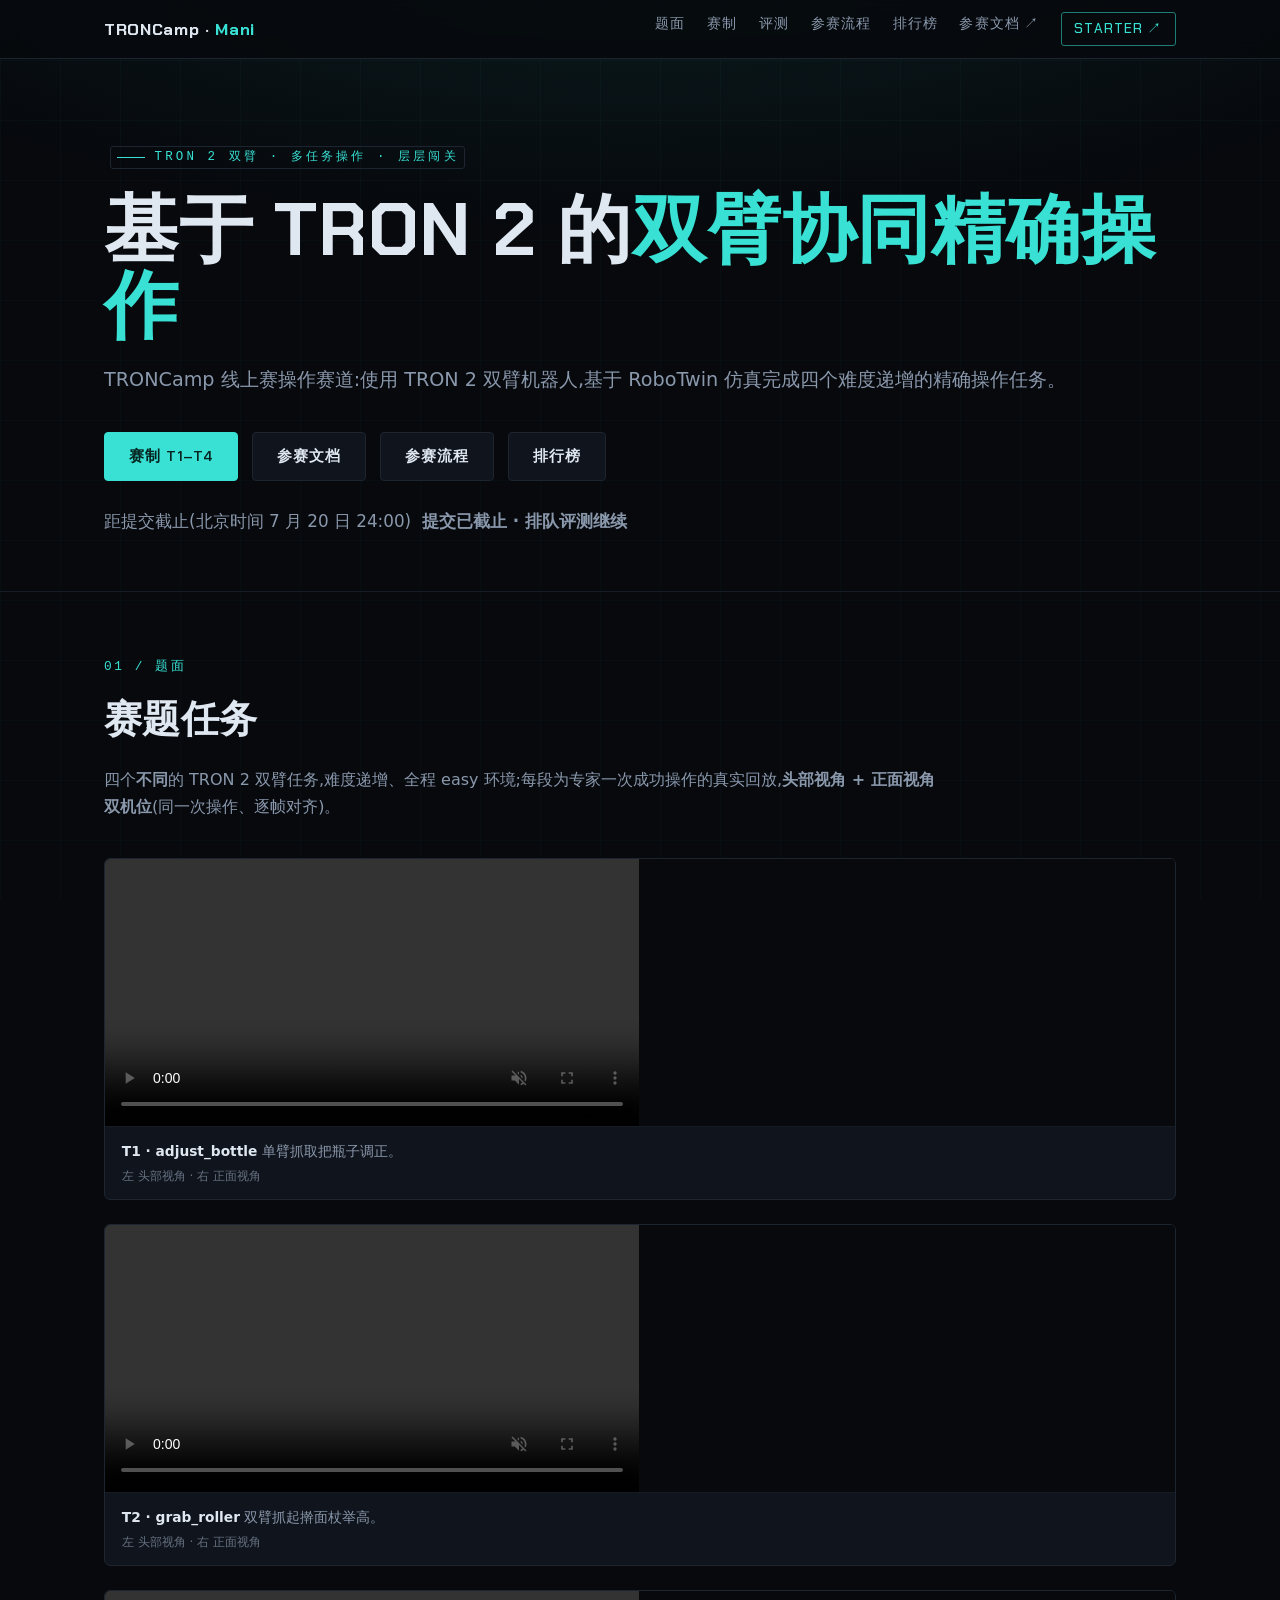
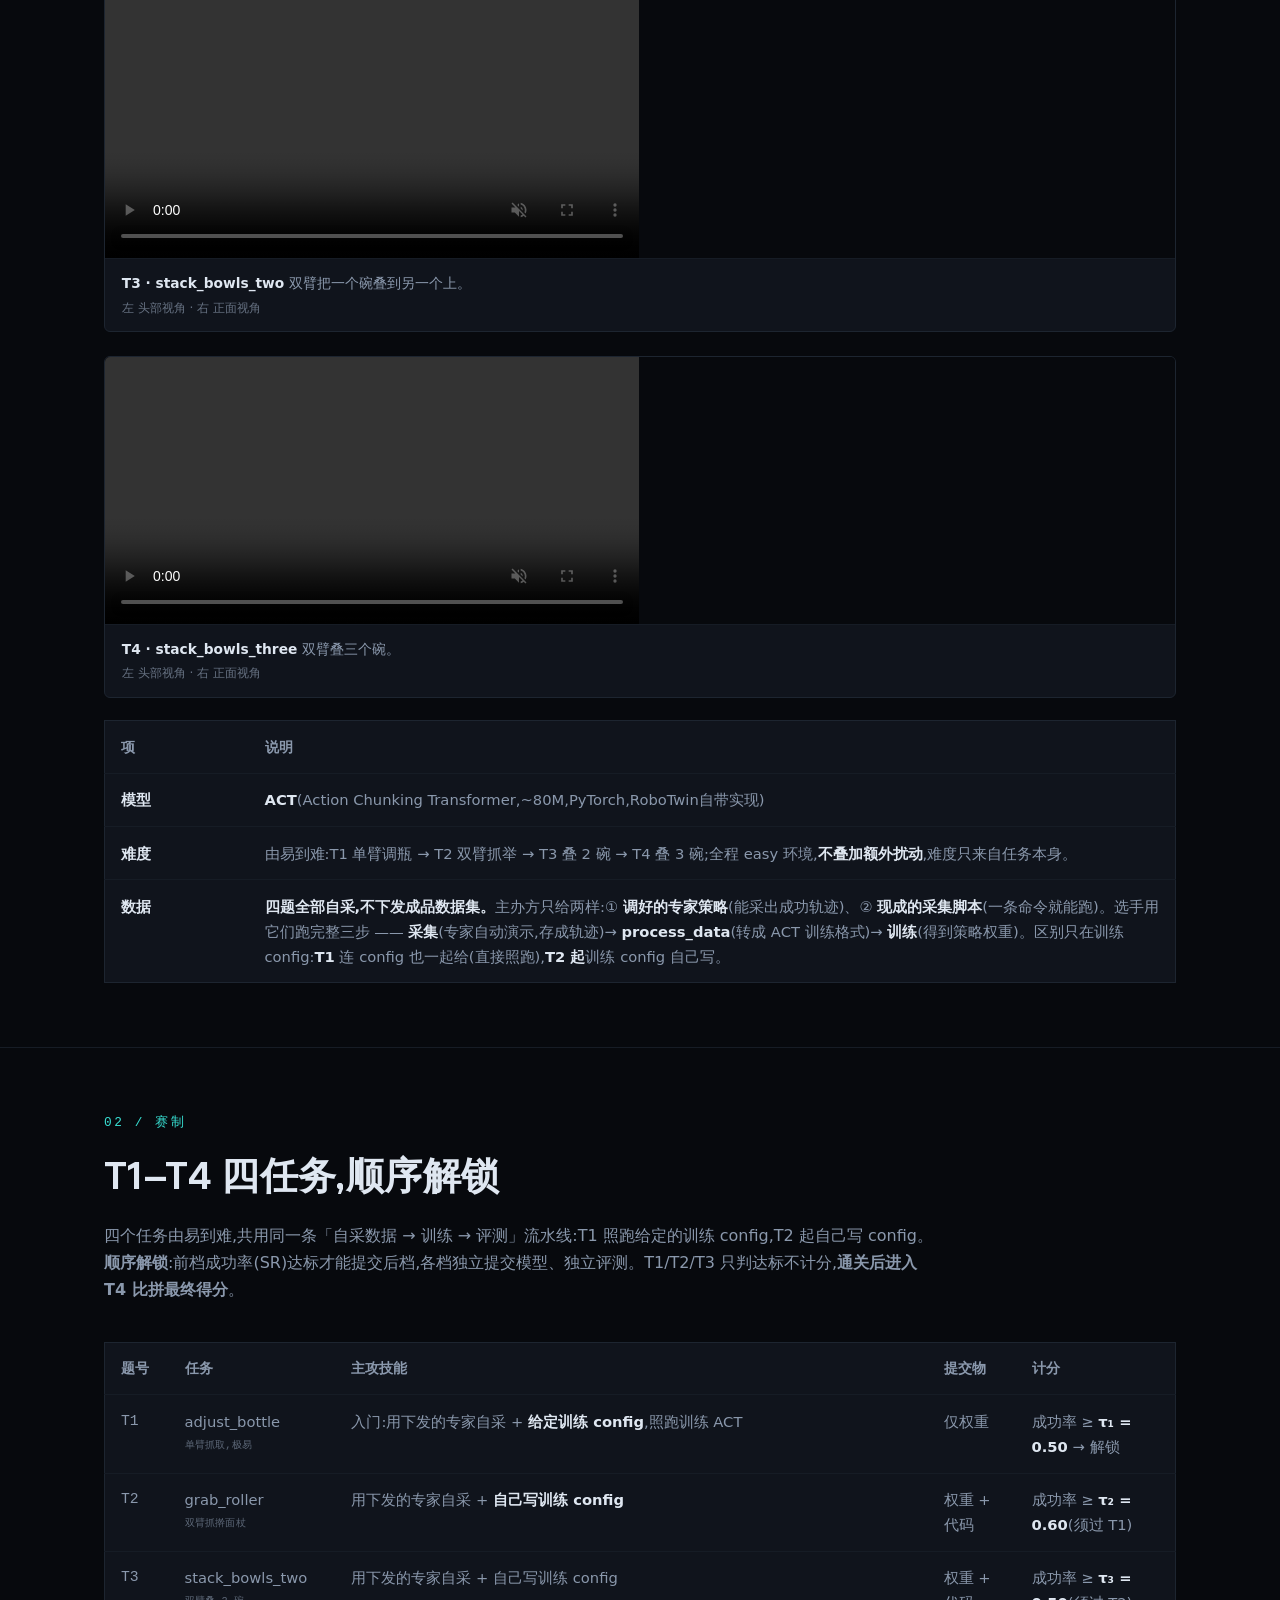
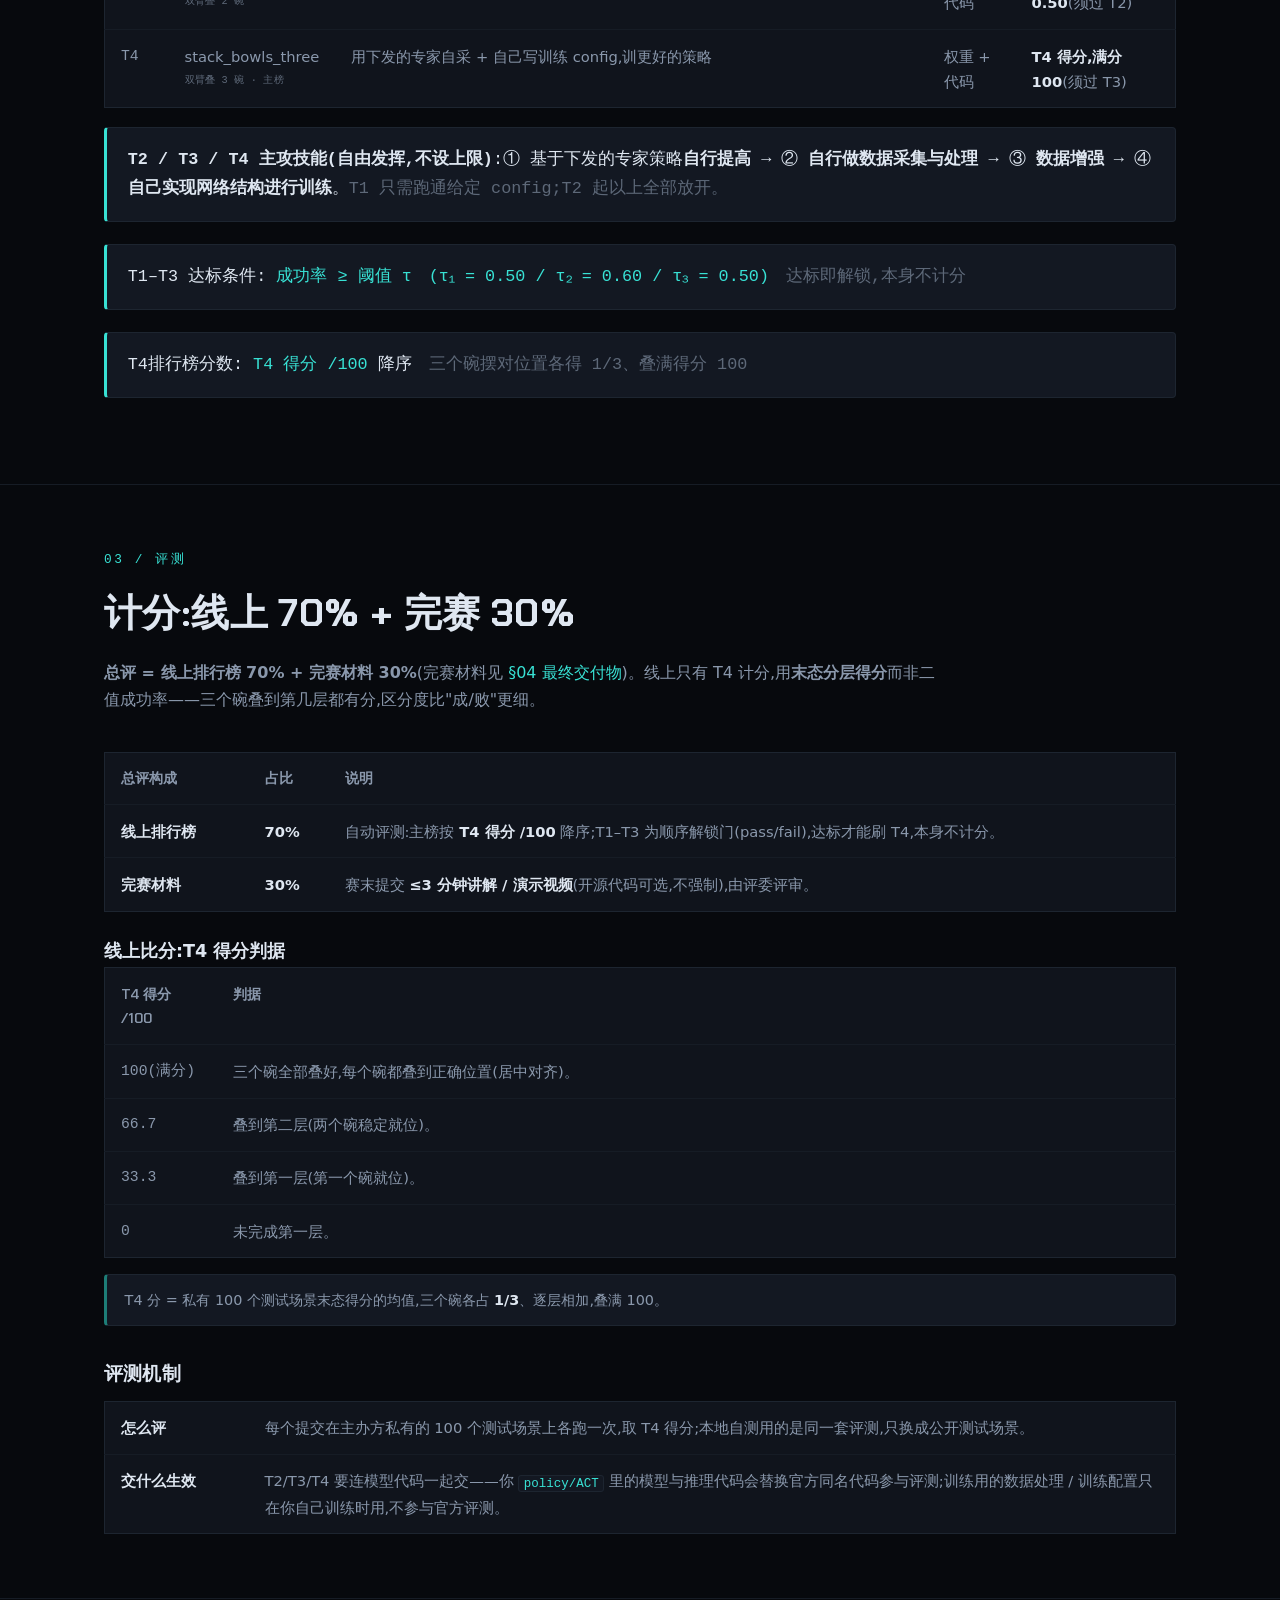
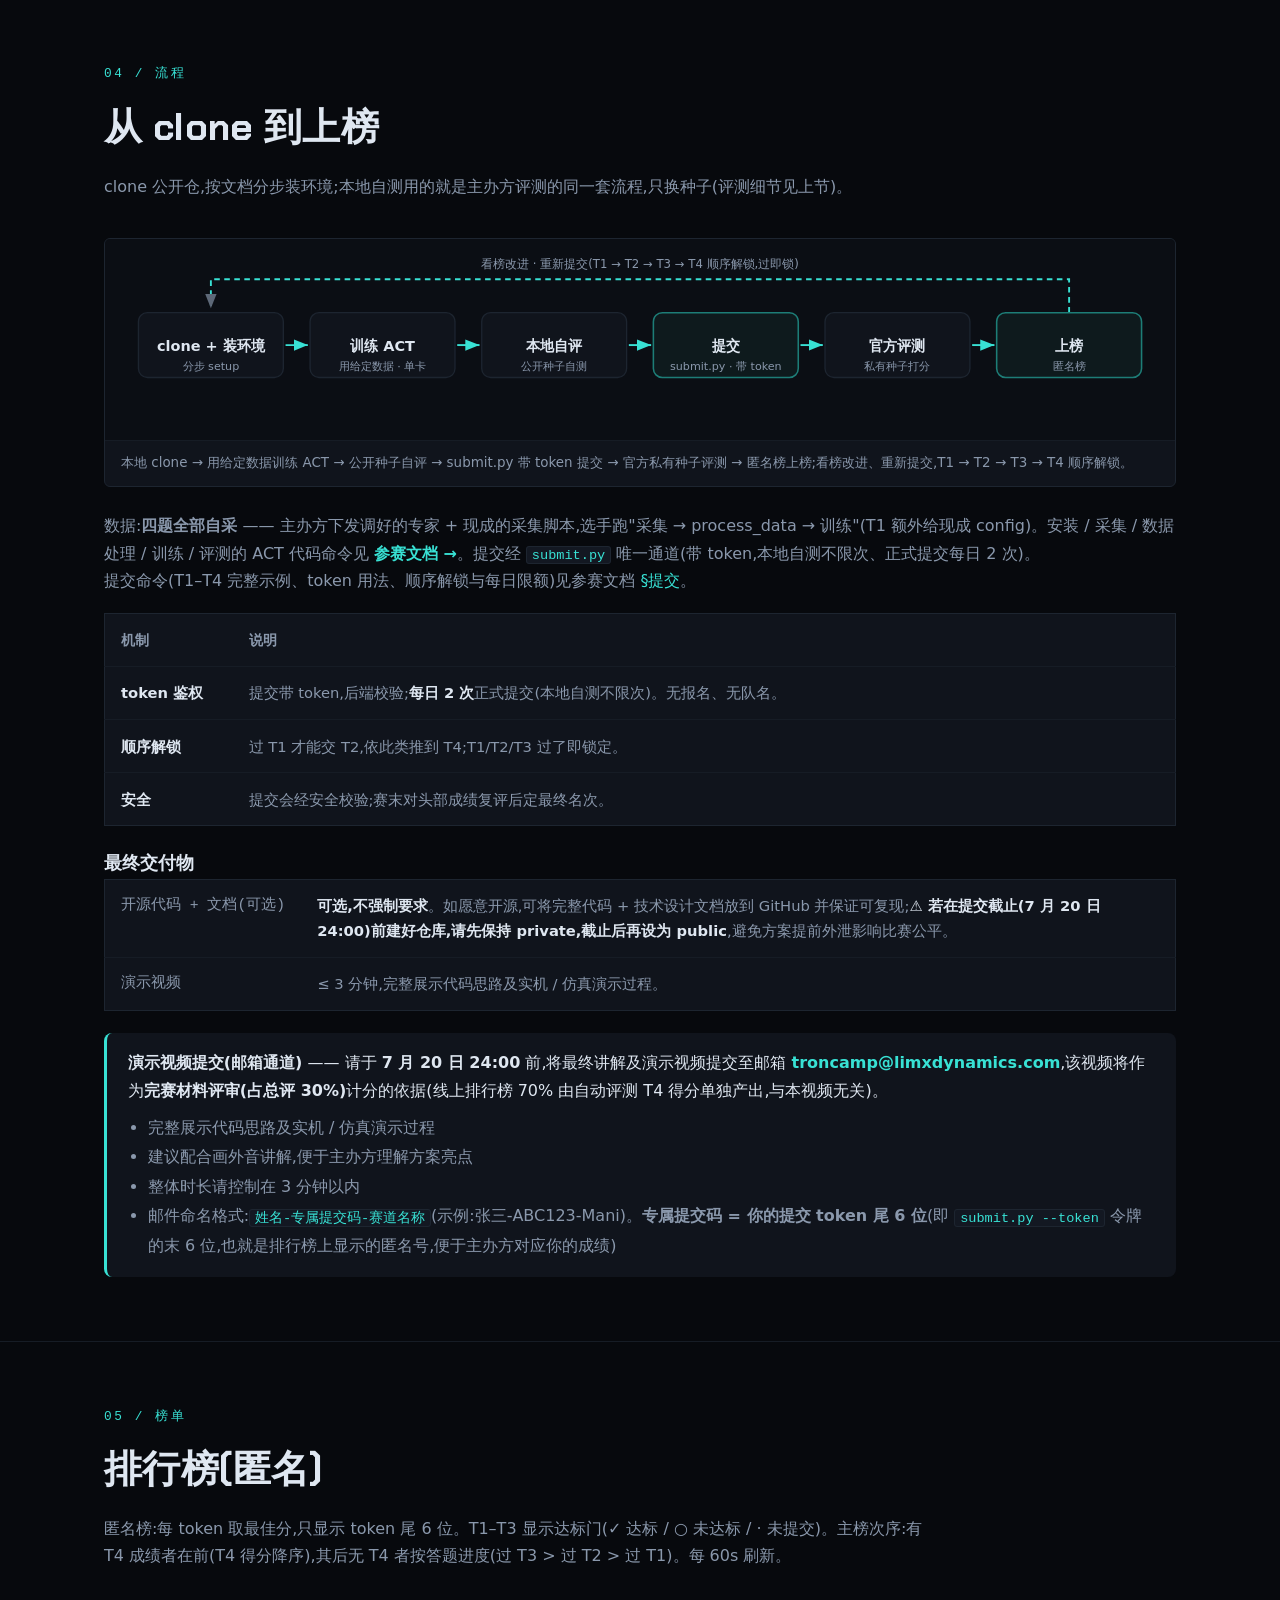
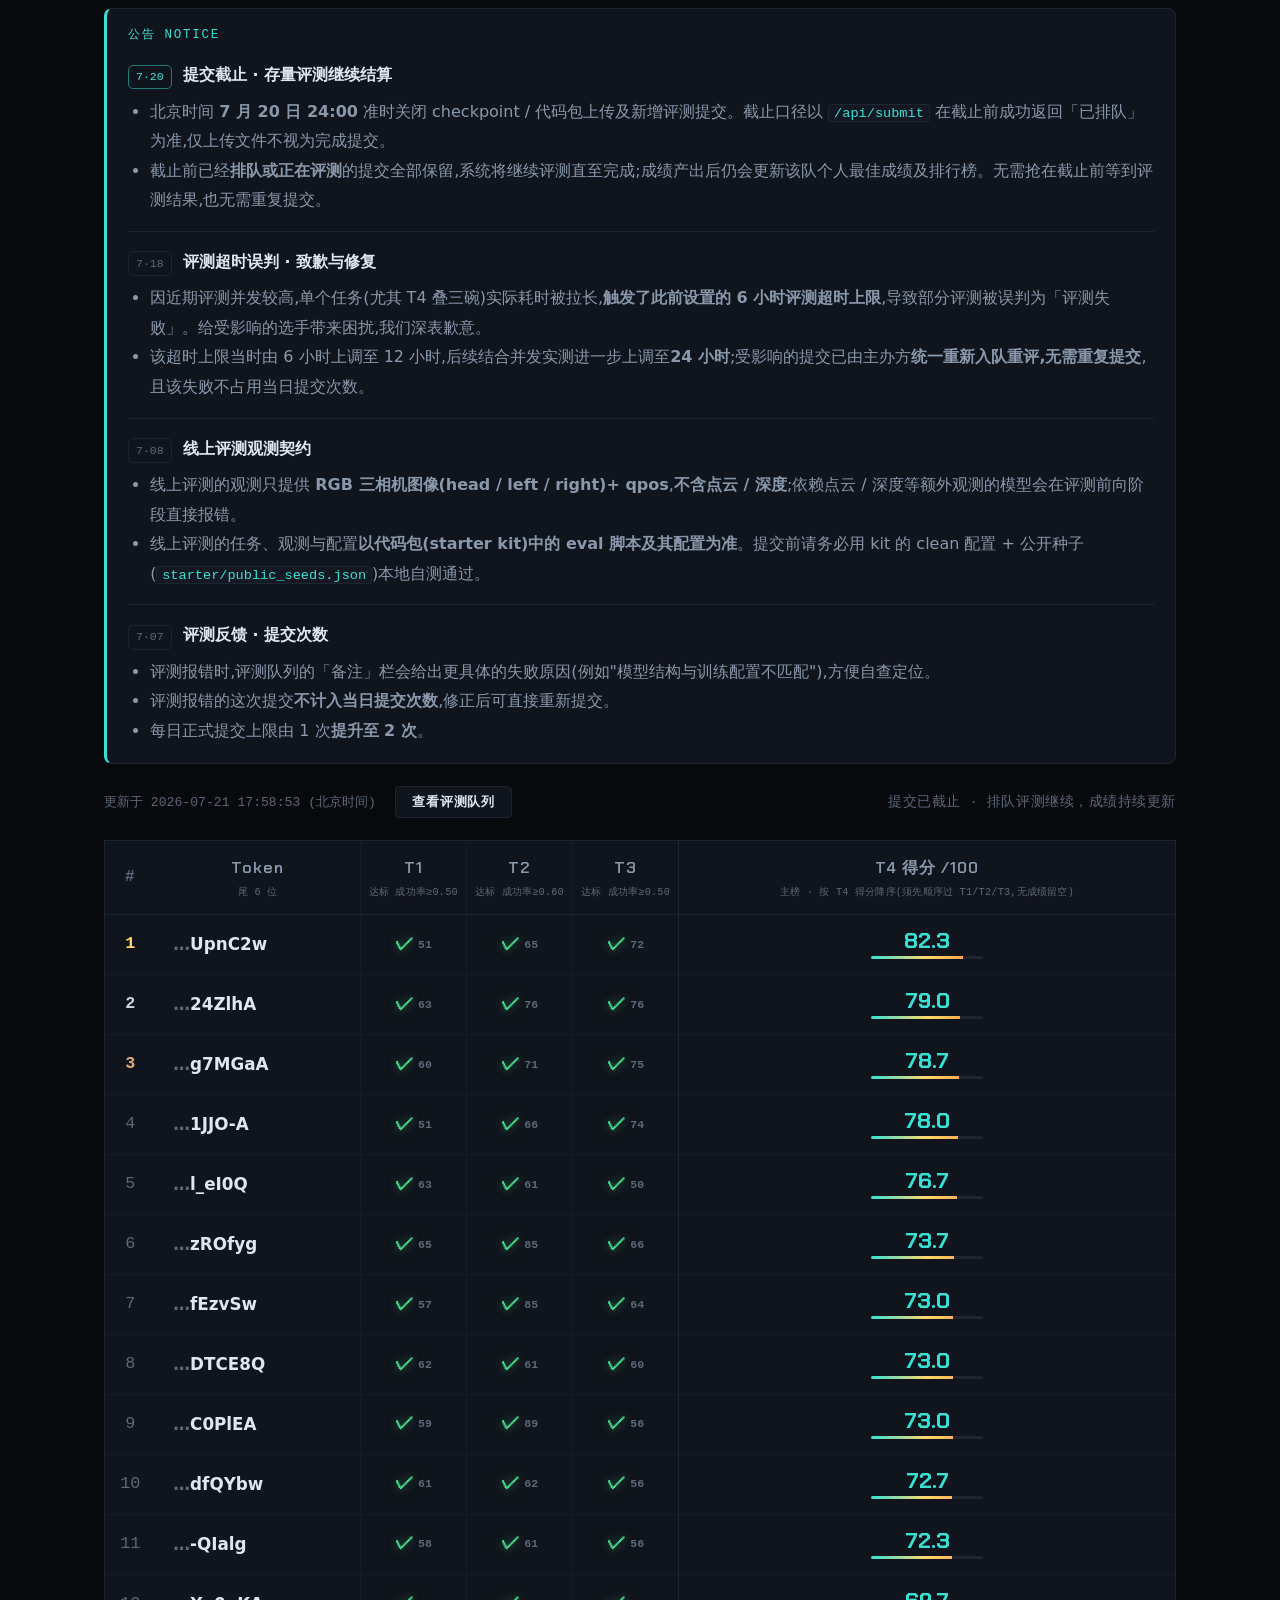
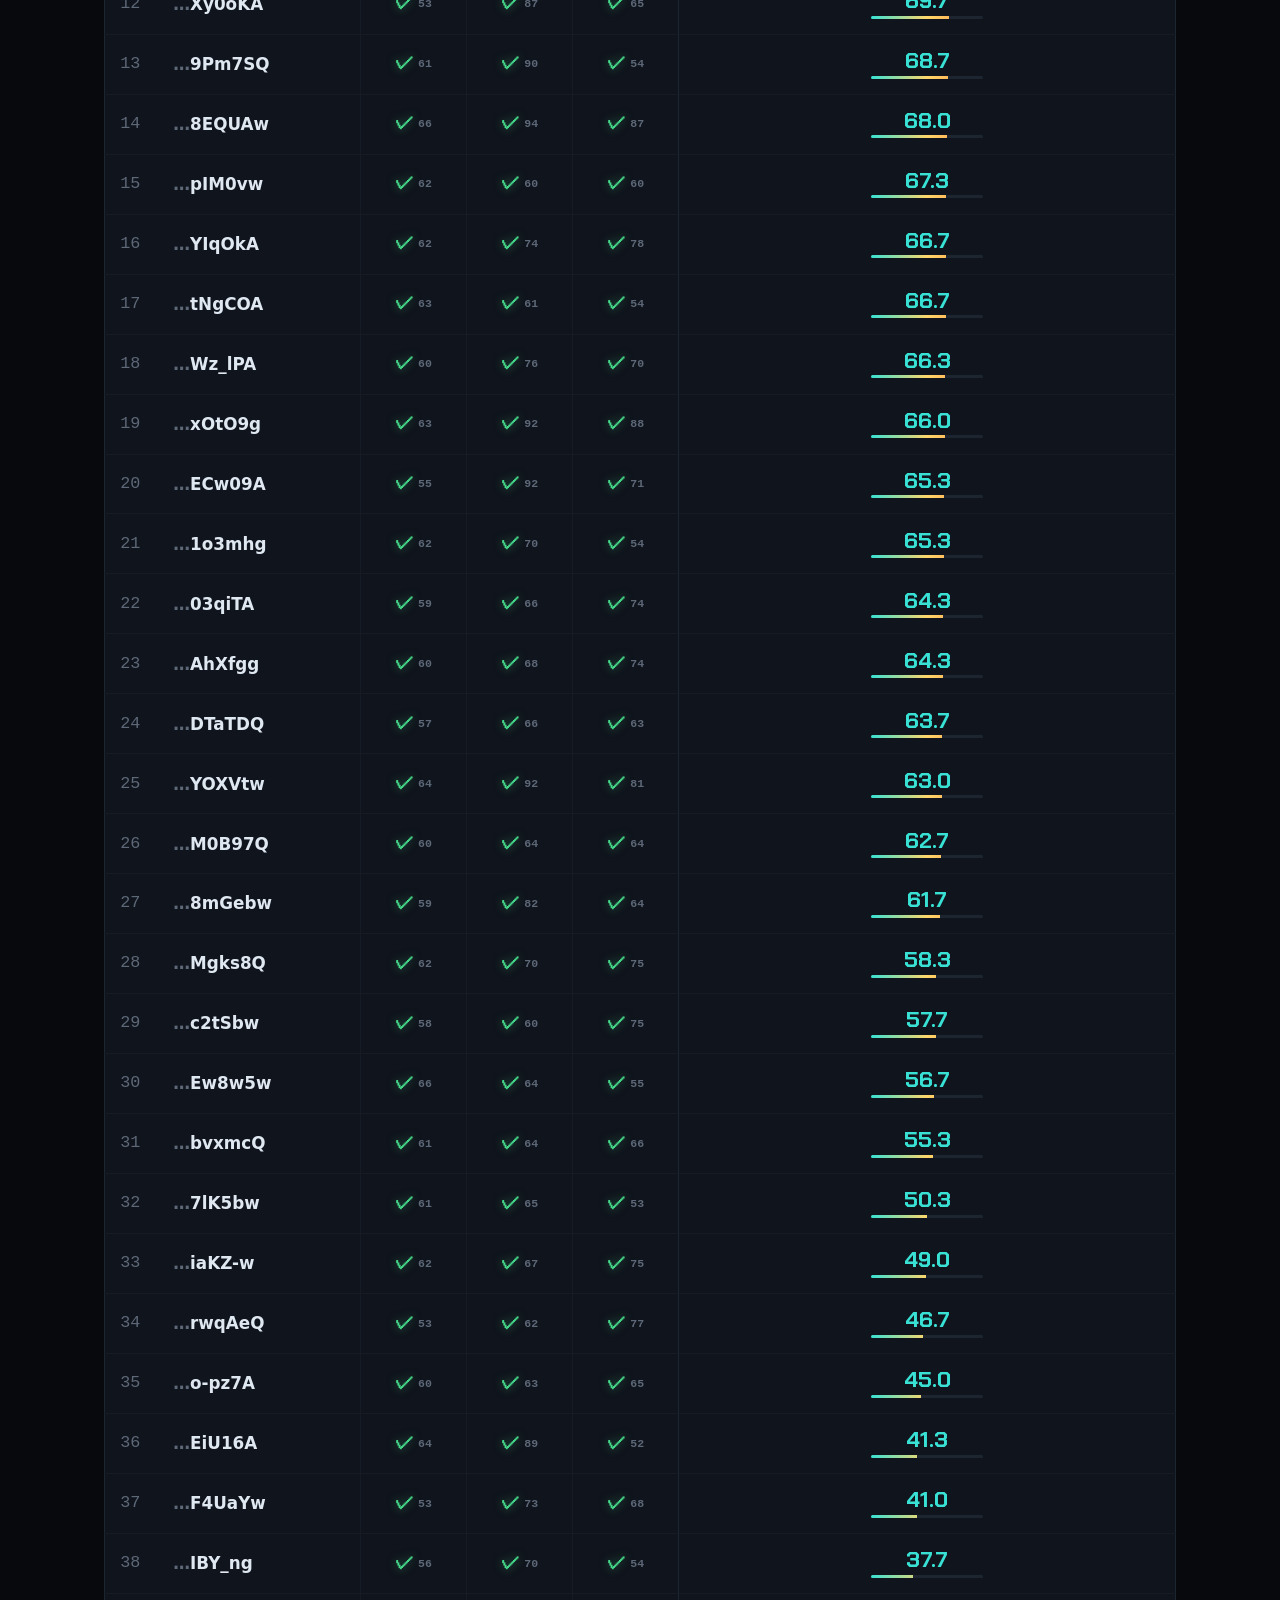
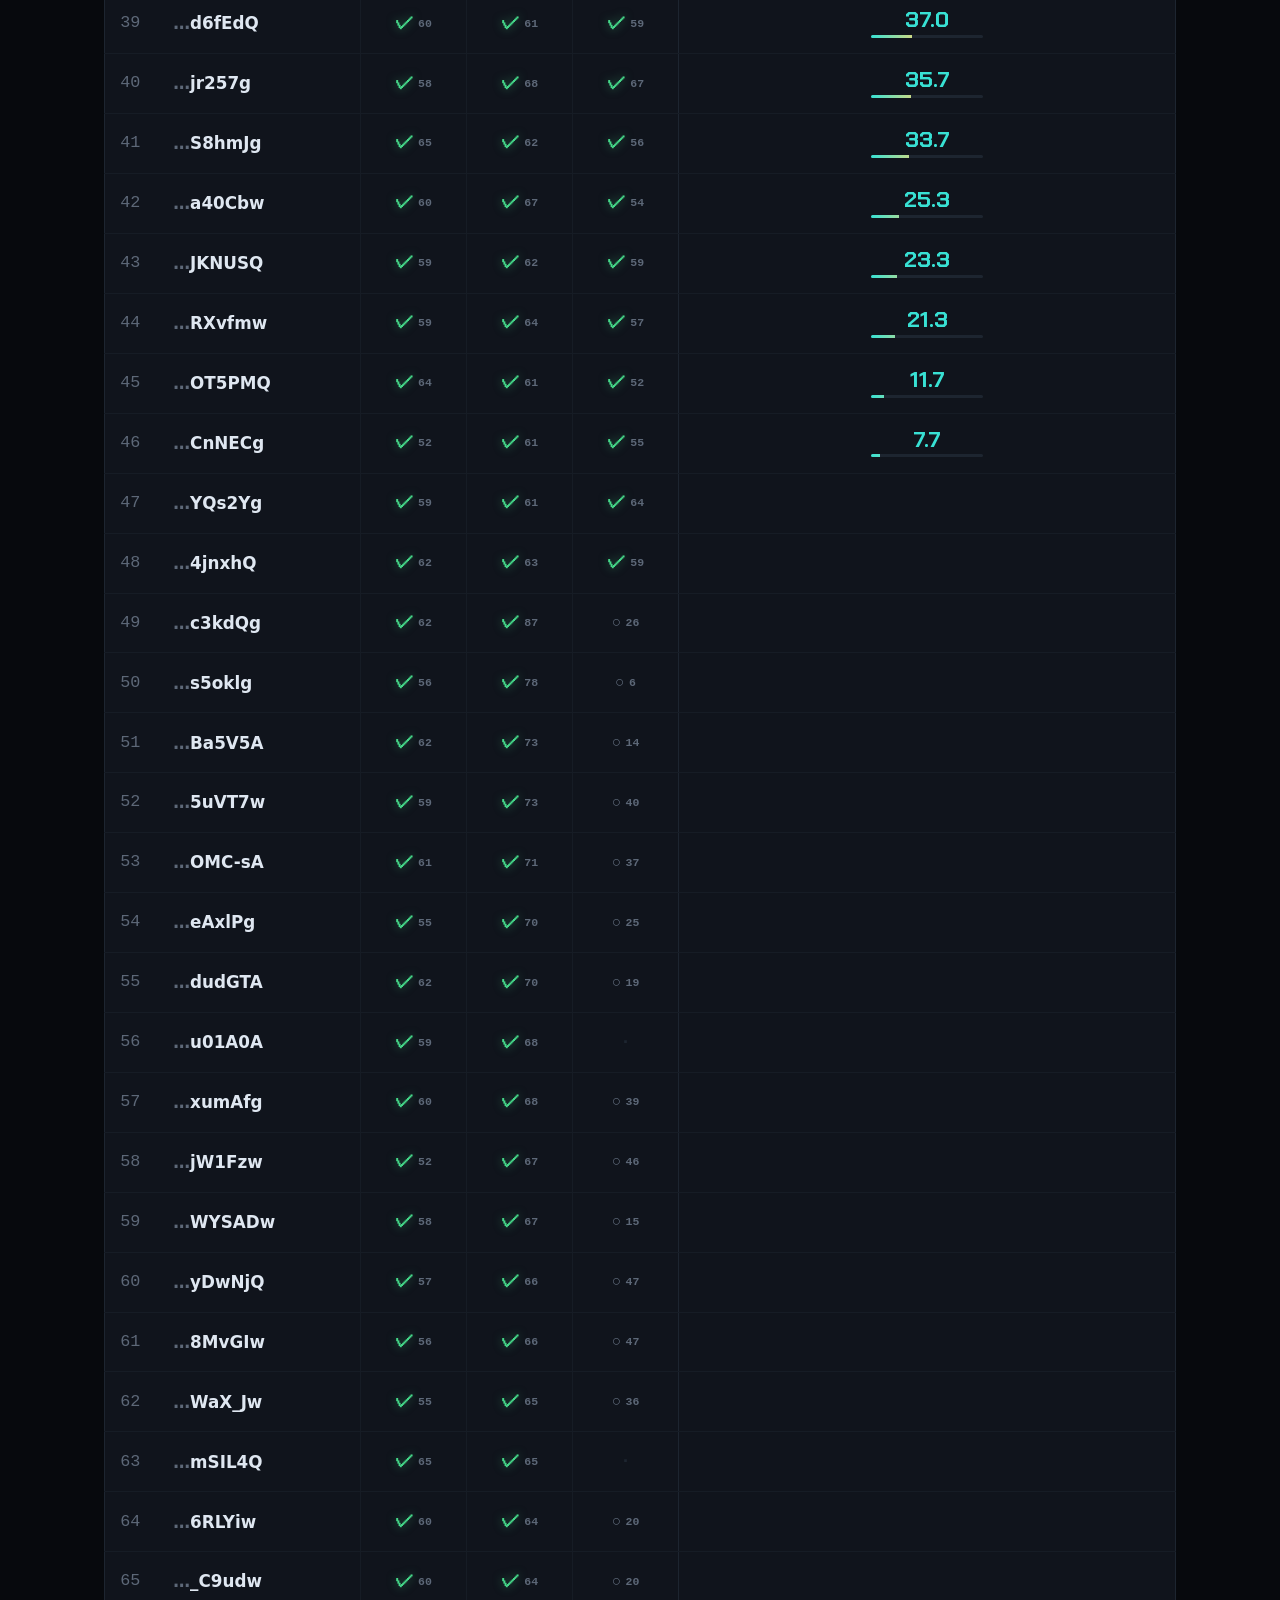
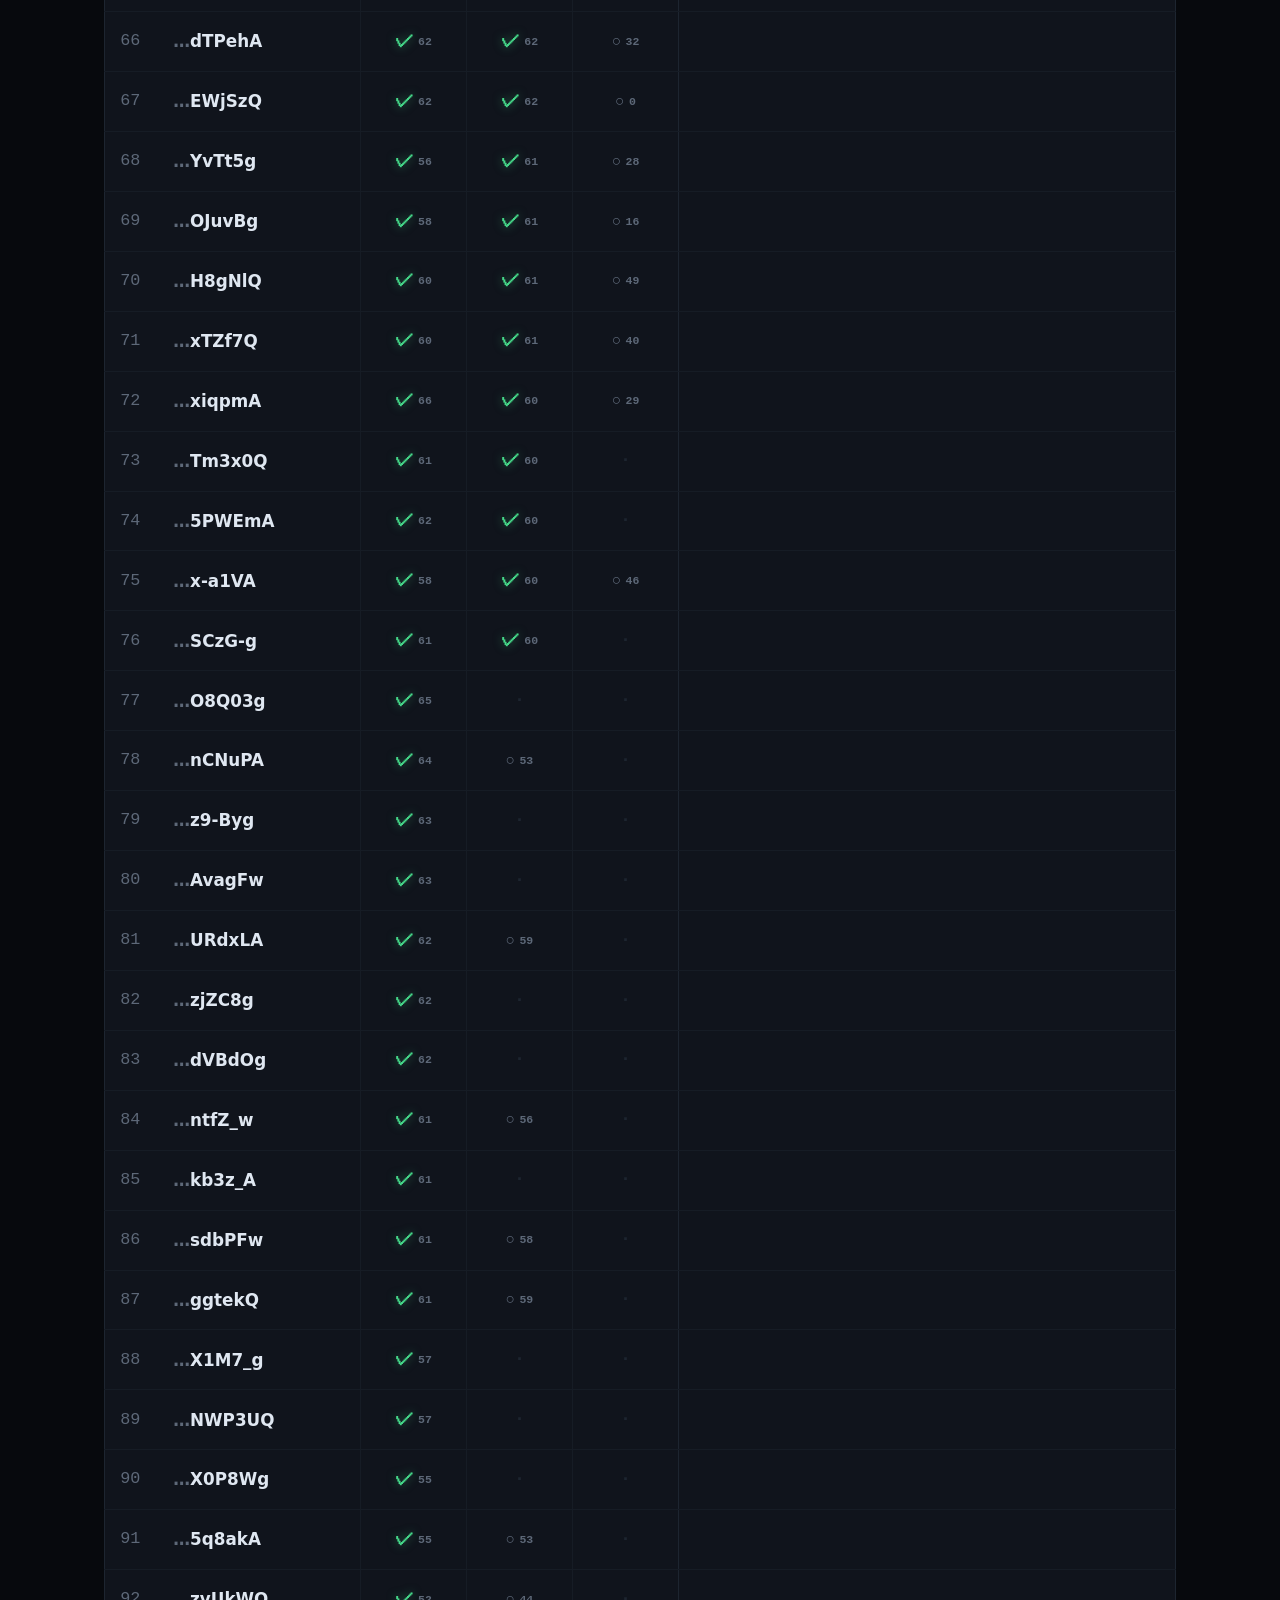
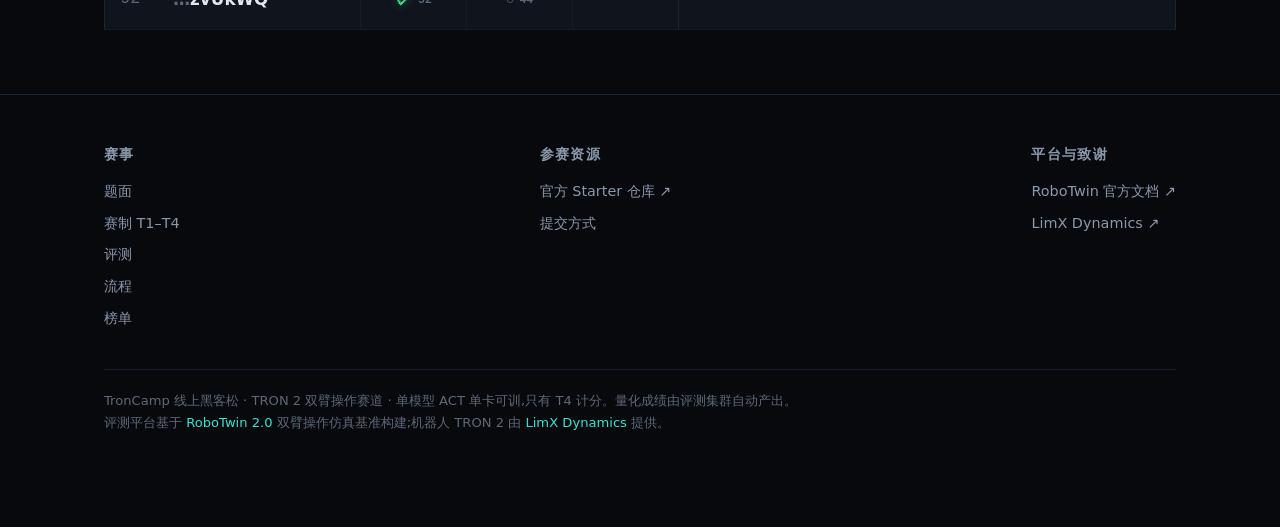
<file: index.html>
<!doctype html>
<html lang="zh-CN">
<head>
<meta charset="utf-8">
<meta name="viewport" content="width=device-width, initial-scale=1">
<title>TRONCamp · Mani — 基于 TRON 2 的双臂协同精确操作</title>
<meta name="description" content="TronCamp 线上赛操作赛道:使用 TRON 2 双臂机器人,基于 RoboTwin 仿真完成四个难度递增的操作任务 adjust_bottle / grab_roller / stack_bowls_two / stack_bowls_three;单卡训 ACT(Action Chunking Transformer),每门主攻一项工程技能。T1–T4 顺序解锁,只有 T4 计分(末态得分 /100),主榜按 T4 得分降序排名。">
<link rel="stylesheet" href="./style.css">
<script src="./config.js"></script>
<script src="./board.js" defer></script>
<script src="./queue.js" defer></script>
</head>
<body>

<nav class="nav">
  <div class="wrap">
    <a href="#top" class="brand">TRONCamp · <span class="accent">Mani</span></a>
    <span class="nav-links">
      <a href="#task">题面</a>
      <a href="#tracks">赛制</a>
      <a href="#eval">评测</a>
      <a href="#flow">参赛流程</a>
      <a href="#board">排行榜</a>
      <a href="./doc.html">参赛文档 ↗</a>
      <a href="https://github.com/limx-troncamp/troncamp-mani" class="cta" target="_blank" rel="noopener">Starter ↗</a>
    </span>
  </div>
</nav>

<!-- ───────── 页头 ───────── -->
<header class="hero" id="top">
  <div class="wrap reveal">
    <span class="tag">TRON 2 双臂 · 多任务操作 · 层层闯关</span>
    <h1>基于 TRON 2 的<span class="accent">双臂协同精确操作</span></h1>
    <p class="lead lead-wide">
      TRONCamp 线上赛操作赛道:使用 TRON 2 双臂机器人,基于 RoboTwin 仿真完成四个难度递增的精确操作任务。
    </p>
    <div class="hero-actions">
      <a href="#tracks" class="btn primary">赛制 T1–T4</a>
      <a href="./doc.html" class="btn">参赛文档</a>
      <a href="#flow" class="btn">参赛流程</a>
      <a href="#board" class="btn">排行榜</a>
    </div>
    <div class="countdown" style="margin-top:1.6rem;font-size:1.05rem;color:var(--muted)">
      距提交截止(北京时间 7 月 20 日 24:00)&nbsp; <b id="cdTime" class="accent" style="font-variant-numeric:tabular-nums">—</b>
    </div>
  </div>
</header>
<script>
(function(){
  var deadline = new Date('2026-07-21T00:00:00+08:00').getTime();
  function tick(){
    var el = document.getElementById('cdTime'); if(!el) return;
    var d = deadline - Date.now();
    if(d <= 0){ el.textContent = '提交已截止 · 排队评测继续'; return; }
    var day=Math.floor(d/864e5), h=Math.floor(d%864e5/36e5), m=Math.floor(d%36e5/6e4), s=Math.floor(d%6e4/1e3);
    el.textContent = day+' 天 '+h+' 时 '+m+' 分 '+s+' 秒';
    setTimeout(tick, 1000);
  }
  tick();
})();
</script>

<!-- ───────── 01 题面 ───────── -->
<section id="task">
  <div class="wrap reveal">
    <div class="sec-head">
      <span class="sec-num">01 / 题面</span>
      <h2>赛题任务</h2>
      <p>四个<b>不同</b>的 TRON 2 双臂任务,难度递增、全程 easy 环境;每段为专家一次成功操作的真实回放,<b>头部视角 + 正面视角双机位</b>(同一次操作、逐帧对齐)。</p>
    </div>

    <div class="video-grid">
      <figure class="vfig">
        <div class="vpair">
          <video src="./assets/videos/adjust_bottle.mp4" muted loop playsinline controls preload="metadata"></video>
          <video src="./assets/videos/adjust_bottle_cam2.mp4" muted loop playsinline preload="metadata"></video>
        </div>
        <figcaption><b>T1 · adjust_bottle</b> 单臂抓取把瓶子调正。<span class="vviews">左 头部视角 · 右 正面视角</span></figcaption>
      </figure>
      <figure class="vfig">
        <div class="vpair">
          <video src="./assets/videos/grab_roller.mp4" muted loop playsinline controls preload="metadata"></video>
          <video src="./assets/videos/grab_roller_cam2.mp4" muted loop playsinline preload="metadata"></video>
        </div>
        <figcaption><b>T2 · grab_roller</b> 双臂抓起擀面杖举高。<span class="vviews">左 头部视角 · 右 正面视角</span></figcaption>
      </figure>
      <figure class="vfig">
        <div class="vpair">
          <video src="./assets/videos/stack_bowls_two.mp4" muted loop playsinline controls preload="metadata"></video>
          <video src="./assets/videos/stack_bowls_two_cam2.mp4" muted loop playsinline preload="metadata"></video>
        </div>
        <figcaption><b>T3 · stack_bowls_two</b> 双臂把一个碗叠到另一个上。<span class="vviews">左 头部视角 · 右 正面视角</span></figcaption>
      </figure>
      <figure class="vfig">
        <div class="vpair">
          <video src="./assets/videos/stack_bowls_three.mp4" muted loop playsinline controls preload="metadata"></video>
          <video src="./assets/videos/stack_bowls_three_cam2.mp4" muted loop playsinline preload="metadata"></video>
        </div>
        <figcaption><b>T4 · stack_bowls_three</b> 双臂叠三个碗。<span class="vviews">左 头部视角 · 右 正面视角</span></figcaption>
      </figure>
    </div>
    <script>
      // 不自动播放(避免多视频同时解码卡顿)。主视频(左·head,有 controls)驱动副视频(右·cam2):
      // 点播放→两段同步播放;暂停/拖动同步;漂移 >0.15s 即校正,保证双机位逐帧对齐。
      document.querySelectorAll('.vpair').forEach(function (p) {
        var v = p.querySelectorAll('video');
        if (v.length !== 2) return;
        var m = v[0], s = v[1];
        m.addEventListener('play', function () { s.play(); });
        m.addEventListener('pause', function () { s.pause(); });
        m.addEventListener('seeking', function () { s.currentTime = m.currentTime; });
        m.addEventListener('timeupdate', function () {
          if (Math.abs(s.currentTime - m.currentTime) > 0.15) s.currentTime = m.currentTime;
        });
      });
    </script>

    <table class="dtable" style="margin-top:1.4rem">
      <thead><tr><th style="width:9rem">项</th><th>说明</th></tr></thead>
      <tbody>
        <tr><td><b>模型</b></td><td><b>ACT</b>(Action Chunking Transformer,~80M,PyTorch,RoboTwin自带实现)</td></tr>
        <tr><td><b>难度</b></td><td>由易到难:T1 单臂调瓶 → T2 双臂抓举 → T3 叠 2 碗 → T4 叠 3 碗;全程 easy 环境,<b>不叠加额外扰动</b>,难度只来自任务本身。</td></tr>
        <tr><td><b>数据</b></td><td><b>四题全部自采,不下发成品数据集。</b>主办方只给两样:① <b>调好的专家策略</b>(能采出成功轨迹)、② <b>现成的采集脚本</b>(一条命令就能跑)。选手用它们跑完整三步 —— <b>采集</b>(专家自动演示,存成轨迹)→ <b>process_data</b>(转成 ACT 训练格式)→ <b>训练</b>(得到策略权重)。区别只在训练 config:<b>T1</b> 连 config 也一起给(直接照跑),<b>T2 起</b>训练 config 自己写。</td></tr>
      </tbody>
    </table>
  </div>
</section>

<!-- ───────── 02 赛制 ───────── -->
<section id="tracks">
  <div class="wrap reveal">
    <div class="sec-head">
      <span class="sec-num">02 / 赛制</span>
      <h2>T1–T4 四任务,顺序解锁</h2>
      <p>四个任务由易到难,共用同一条「自采数据 → 训练 → 评测」流水线:T1 照跑给定的训练 config,T2 起自己写 config。<b>顺序解锁</b>:前档成功率(SR)达标才能提交后档,各档独立提交模型、独立评测。T1/T2/T3 只判达标不计分,<b>通关后进入 T4 比拼最终得分</b>。</p>
    </div>
    <table class="dtable">
      <thead>
        <tr>
          <th style="width:4rem">题号</th>
          <th style="width:8.5rem">任务</th>
          <th>主攻技能</th>
          <th style="width:5.5rem">提交物</th>
          <th style="width:10rem">计分</th>
        </tr>
      </thead>
      <tbody>
        <tr><td class="lvl">T1</td><td>adjust_bottle<br><span class="th-sub">单臂抓取,极易</span></td><td>入门:用下发的专家自采 + <b>给定训练 config</b>,照跑训练 ACT</td><td>仅权重</td><td>成功率 ≥ <b>τ₁ = 0.50</b> → 解锁</td></tr>
        <tr><td class="lvl">T2</td><td>grab_roller<br><span class="th-sub">双臂抓擀面杖</span></td><td>用下发的专家自采 + <b>自己写训练 config</b></td><td>权重 + 代码</td><td>成功率 ≥ <b>τ₂ = 0.60</b>(须过 T1)</td></tr>
        <tr><td class="lvl">T3</td><td>stack_bowls_two<br><span class="th-sub">双臂叠 2 碗</span></td><td>用下发的专家自采 + 自己写训练 config</td><td>权重 + 代码</td><td>成功率 ≥ <b>τ₃ = 0.50</b>(须过 T2)</td></tr>
        <tr><td class="lvl">T4</td><td>stack_bowls_three<br><span class="th-sub">双臂叠 3 碗 · 主榜</span></td><td>用下发的专家自采 + 自己写训练 config,训更好的策略</td><td>权重 + 代码</td><td><b>T4 得分,满分 100</b>(须过 T3)</td></tr>
      </tbody>
    </table>

    <div class="formula" style="margin-top:1.2rem"><b>T2 / T3 / T4 主攻技能(自由发挥,不设上限)</b>:① 基于下发的专家策略<b>自行提高</b> → ② <b>自行做数据采集与处理</b> → ③ <b>数据增强</b> → ④ <b>自己实现网络结构进行训练</b>。<span class="dim">T1 只需跑通给定 config;T2 起以上全部放开。</span></div>

    <div class="formula" style="margin-top:0.8rem">T1–T3 达标条件:<span class="accent"> 成功率 ≥ 阈值 τ　(τ₁ = 0.50 / τ₂ = 0.60 / τ₃ = 0.50)</span><span class="dim">　达标即解锁,本身不计分</span></div>
    <div class="formula">T4排行榜分数: <span class="accent">T4 得分 /100</span> 降序<span class="dim">　三个碗摆对位置各得 1/3、叠满得分 100</span></div>
  </div>
</section>

<!-- ───────── 03 评测 ───────── -->
<section id="eval">
  <div class="wrap reveal">
    <div class="sec-head">
      <span class="sec-num">03 / 评测</span>
      <h2>计分:线上 70% + 完赛 30%</h2>
      <p><b>总评 = 线上排行榜 70% + 完赛材料 30%</b>(完赛材料见 <a href="#flow">§04 最终交付物</a>)。线上只有 T4 计分,用<b>末态分层得分</b>而非二值成功率——三个碗叠到第几层都有分,区分度比"成/败"更细。</p>
    </div>

    <table class="dtable" style="margin-top:1.4rem">
      <thead><tr><th style="width:9rem">总评构成</th><th style="width:5rem">占比</th><th>说明</th></tr></thead>
      <tbody>
        <tr><td><b>线上排行榜</b></td><td><b>70%</b></td><td>自动评测:主榜按 <b>T4 得分 /100</b> 降序;T1–T3 为顺序解锁门(pass/fail),达标才能刷 T4,本身不计分。</td></tr>
        <tr><td><b>完赛材料</b></td><td><b>30%</b></td><td>赛末提交 <b>≤3 分钟讲解 / 演示视频</b>(开源代码可选,不强制),由评委评审。</td></tr>
      </tbody>
    </table>

    <h3 style="margin-top:1.6rem;font-size:1.1rem;font-weight:700">线上比分:T4 得分判据</h3>
    <table class="dtable">
      <thead><tr><th style="width:7rem">T4 得分 /100</th><th>判据</th></tr></thead>
      <tbody>
        <tr><td class="lvl">100(满分)</td><td>三个碗全部叠好,每个碗都叠到正确位置(居中对齐)。</td></tr>
        <tr><td class="lvl">66.7</td><td>叠到第二层(两个碗稳定就位)。</td></tr>
        <tr><td class="lvl">33.3</td><td>叠到第一层(第一个碗就位)。</td></tr>
        <tr><td class="lvl">0</td><td>未完成第一层。</td></tr>
      </tbody>
    </table>
    <p class="note" style="margin-top:1rem">T4 分 = 私有 100 个测试场景末态得分的均值,三个碗各占 <b>1/3</b>、逐层相加,叠满 100。</p>

    <div class="sec-head" style="margin-top:2rem;margin-bottom:0.6rem">
      <h2 style="font-size:1.2rem">评测机制</h2>
    </div>
    <table class="dtable">
      <tbody>
        <tr><td style="width:9rem"><b>怎么评</b></td><td>每个提交在主办方私有的 100 个测试场景上各跑一次,取 T4 得分;本地自测用的是同一套评测,只换成公开测试场景。</td></tr>
        <tr><td><b>交什么生效</b></td><td>T2/T3/T4 要连模型代码一起交——你 <code>policy/ACT</code> 里的模型与推理代码会替换官方同名代码参与评测;训练用的数据处理 / 训练配置只在你自己训练时用,不参与官方评测。</td></tr>
      </tbody>
    </table>
  </div>
</section>

<!-- ───────── 04 流程 ───────── -->
<section id="flow">
  <div class="wrap reveal">
    <div class="sec-head">
      <span class="sec-num">04 / 流程</span>
      <h2>从 clone 到上榜</h2>
      <p>clone 公开仓,按文档分步装环境;本地自测用的就是主办方评测的同一套流程,只换种子(评测细节见上节)。</p>
    </div>

    <figure class="fig-wide" style="margin-top:1.6rem">
      <img src="./assets/flow.svg" alt="troncamp 提交与评测流程:本地 clone → 训练 → 自评 → 提交 → 评测 → 上榜">
      <figcaption>本地 clone → 用给定数据训练 ACT → 公开种子自评 → submit.py 带 token 提交 → 官方私有种子评测 → 匿名榜上榜;看榜改进、重新提交,T1 → T2 → T3 → T4 顺序解锁。</figcaption>
    </figure>

    <p style="margin-top:1.6rem;color:var(--muted)">数据:<b>四题全部自采</b> —— 主办方下发调好的专家 + 现成的采集脚本,选手跑"采集 → process_data → 训练"(T1 额外给现成 config)。安装 / 采集 / 数据处理 / 训练 / 评测的 ACT 代码命令见 <a href="./doc.html"><b>参赛文档 →</b></a>。提交经 <code>submit.py</code> 唯一通道(带 token,本地自测不限次、正式提交每日 2 次)。</p>
    <p style="color:var(--muted)">提交命令(T1–T4 完整示例、token 用法、顺序解锁与每日限额)见参赛文档 <a href="./doc.html#submit">§提交</a>。</p>

    <table class="dtable" style="margin-top:1.2rem">
      <thead><tr><th style="width:8rem">机制</th><th>说明</th></tr></thead>
      <tbody>
        <tr><td><b>token 鉴权</b></td><td>提交带 token,后端校验;<b>每日 2 次</b>正式提交(本地自测不限次)。无报名、无队名。</td></tr>
        <tr><td><b>顺序解锁</b></td><td>过 T1 才能交 T2,依此类推到 T4;T1/T2/T3 过了即锁定。</td></tr>
        <tr><td><b>安全</b></td><td>提交会经安全校验;赛末对头部成绩复评后定最终名次。</td></tr>
      </tbody>
    </table>

    <h3 style="margin-top:1.4rem;font-size:1.1rem;font-weight:700">最终交付物</h3>
    <table class="dtable">
      <tbody>
        <tr><td class="lvl" style="width:10rem">开源代码 + 文档(可选)</td><td><b>可选,不强制要求</b>。如愿意开源,可将完整代码 + 技术设计文档放到 GitHub 并保证可复现;<b>⚠️ 若在提交截止(7 月 20 日 24:00)前建好仓库,请先保持 private,截止后再设为 public</b>,避免方案提前外泄影响比赛公平。</td></tr>
        <tr><td class="lvl">演示视频</td><td>≤ 3 分钟,完整展示代码思路及实机 / 仿真演示过程。</td></tr>
      </tbody>
    </table>

    <div style="margin-top:1.4rem;padding:1rem 1.3rem;border-left:3px solid var(--accent);background:var(--panel);border-radius:8px">
      <p style="margin:0 0 .55rem"><b>演示视频提交(邮箱通道)</b> —— 请于 <b>7 月 20 日 24:00</b> 前,将最终讲解及演示视频提交至邮箱 <a href="mailto:troncamp@limxdynamics.com" style="color:var(--accent)"><b>troncamp@limxdynamics.com</b></a>,该视频将作为<b>完赛材料评审(占总评 30%)</b>计分的依据(线上排行榜 70% 由自动评测 T4 得分单独产出,与本视频无关)。</p>
      <ul style="margin:.2rem 0 0;padding-left:1.25rem;color:var(--muted);line-height:1.85">
        <li>完整展示代码思路及实机 / 仿真演示过程</li>
        <li>建议配合画外音讲解,便于主办方理解方案亮点</li>
        <li>整体时长请控制在 3 分钟以内</li>
        <li>邮件命名格式:<code>姓名-专属提交码-赛道名称</code>(示例:张三-ABC123-Mani)。<b>专属提交码 = 你的提交 token 尾 6 位</b>(即 <code>submit.py --token</code> 令牌的末 6 位,也就是排行榜上显示的匿名号,便于主办方对应你的成绩)</li>
      </ul>
    </div>
  </div>
</section>

<!-- ───────── 05 榜单 ───────── -->
<section id="board">
  <div class="wrap reveal">
    <div class="sec-head">
      <span class="sec-num">05 / 榜单</span>
      <h2>排行榜(匿名)</h2>
      <p>匿名榜:每 token 取最佳分,只显示 token 尾 6 位。T1–T3 显示达标门(✓ 达标 / ○ 未达标 / · 未提交)。主榜次序:有 T4 成绩者在前(T4 得分降序),其后无 T4 者按答题进度(过 T3 &gt; 过 T2 &gt; 过 T1)。每 60s 刷新。</p>
    </div>

    <div class="notice" style="margin:0 0 1.4rem;padding:1rem 1.3rem 1.1rem;border:1px solid var(--line);border-left:3px solid var(--accent);background:var(--panel);border-radius:8px">
      <p style="margin:0 0 .95rem;font-family:var(--mono);font-size:.78rem;letter-spacing:.14em;color:var(--accent)">公告 NOTICE</p>

      <div style="display:flex;gap:.7rem;align-items:baseline;margin:0 0 .45rem">
        <span style="flex:none;font-family:var(--mono);font-size:.72rem;color:var(--accent);border:1px solid var(--accent-dim);border-radius:5px;padding:.1rem .45rem">7·20</span>
        <span style="font-weight:700">提交截止 · 存量评测继续结算</span>
      </div>
      <ul style="margin:0 0 0 .1rem;padding-left:1.3rem;color:var(--muted);line-height:1.85">
        <li>北京时间 <b>7 月 20 日 24:00</b> 准时关闭 checkpoint / 代码包上传及新增评测提交。截止口径以 <code>/api/submit</code> 在截止前成功返回「已排队」为准,仅上传文件不视为完成提交。</li>
        <li>截止前已经<b>排队或正在评测</b>的提交全部保留,系统将继续评测直至完成;成绩产出后仍会更新该队个人最佳成绩及排行榜。无需抢在截止前等到评测结果,也无需重复提交。</li>
      </ul>

      <hr style="border:0;border-top:1px solid var(--line);margin:1rem 0">

      <div style="display:flex;gap:.7rem;align-items:baseline;margin:0 0 .45rem">
        <span style="flex:none;font-family:var(--mono);font-size:.72rem;color:var(--dim);border:1px solid var(--line);border-radius:5px;padding:.1rem .45rem">7·18</span>
        <span style="font-weight:700">评测超时误判 · 致歉与修复</span>
      </div>
      <ul style="margin:0 0 0 .1rem;padding-left:1.3rem;color:var(--muted);line-height:1.85">
        <li>因近期评测并发较高,单个任务(尤其 T4 叠三碗)实际耗时被拉长,<b>触发了此前设置的 6 小时评测超时上限</b>,导致部分评测被误判为「评测失败」。给受影响的选手带来困扰,我们深表歉意。</li>
        <li>该超时上限当时由 6 小时上调至 12 小时,后续结合并发实测进一步上调至<b>24 小时</b>;受影响的提交已由主办方<b>统一重新入队重评,无需重复提交</b>,且该失败不占用当日提交次数。</li>
      </ul>

      <hr style="border:0;border-top:1px solid var(--line);margin:1rem 0">

      <div style="display:flex;gap:.7rem;align-items:baseline;margin:0 0 .45rem">
        <span style="flex:none;font-family:var(--mono);font-size:.72rem;color:var(--dim);border:1px solid var(--line);border-radius:5px;padding:.1rem .45rem">7·08</span>
        <span style="font-weight:700">线上评测观测契约</span>
      </div>
      <ul style="margin:0 0 0 .1rem;padding-left:1.3rem;color:var(--muted);line-height:1.85">
        <li>线上评测的观测只提供 <b>RGB 三相机图像(head / left / right)+ qpos</b>,<b>不含点云 / 深度</b>;依赖点云 / 深度等额外观测的模型会在评测前向阶段直接报错。</li>
        <li>线上评测的任务、观测与配置<b>以代码包(starter kit)中的 eval 脚本及其配置为准</b>。提交前请务必用 kit 的 clean 配置 + 公开种子(<code>starter/public_seeds.json</code>)本地自测通过。</li>
      </ul>

      <hr style="border:0;border-top:1px solid var(--line);margin:1rem 0">

      <div style="display:flex;gap:.7rem;align-items:baseline;margin:0 0 .45rem">
        <span style="flex:none;font-family:var(--mono);font-size:.72rem;color:var(--dim);border:1px solid var(--line);border-radius:5px;padding:.1rem .45rem">7·07</span>
        <span style="font-weight:700">评测反馈 · 提交次数</span>
      </div>
      <ul style="margin:0 0 0 .1rem;padding-left:1.3rem;color:var(--muted);line-height:1.85">
        <li>评测报错时,评测队列的「备注」栏会给出更具体的失败原因(例如"模型结构与训练配置不匹配"),方便自查定位。</li>
        <li>评测报错的这次提交<b>不计入当日提交次数</b>,修正后可直接重新提交。</li>
        <li>每日正式提交上限由 1 次<b>提升至 2 次</b>。</li>
      </ul>
    </div>

    <div class="board-head">
      <span class="upd" id="updated">加载中…</span>
      <button id="queue-open" class="btn btn-queue" type="button">查看评测队列</button>
      <span class="spacer"></span>
      <span id="countdown" style="font-family:var(--mono);font-size:0.85rem;color:var(--dim)"></span>
    </div>

    <table id="board-table" class="board board-strip" hidden>
      <thead>
        <tr class="grp">
          <th class="c-rank">#</th>
          <th class="c-team">Token <span class="th-sub">尾 6 位</span></th>
          <th class="c-gate">T1 <span class="th-sub">达标 成功率≥0.50</span></th>
          <th class="c-gate">T2 <span class="th-sub">达标 成功率≥0.60</span></th>
          <th class="c-gate">T3 <span class="th-sub">达标 成功率≥0.50</span></th>
          <th class="c-t3">T4 得分 /100 <span class="th-sub">主榜 · 按 T4 得分降序(须先顺序过 T1/T2/T3,无成绩留空)</span></th>
        </tr>
      </thead>
      <tbody></tbody>
    </table>
    <p id="empty" hidden>暂无成绩</p>
  </div>
</section>

<!-- ───────── Footer ───────── -->
<footer>
  <div class="wrap">
    <div class="foot-grid">
      <div class="foot-col">
        <h5>赛事</h5>
        <a href="#task">题面</a>
        <a href="#tracks">赛制 T1–T4</a>
        <a href="#eval">评测</a>
        <a href="#flow">流程</a>
        <a href="#board">榜单</a>
      </div>
      <div class="foot-col">
        <h5>参赛资源</h5>
        <a href="https://github.com/limx-troncamp/troncamp-mani" target="_blank" rel="noopener">官方 Starter 仓库 ↗</a>
        <a href="#flow">提交方式</a>
      </div>
      <div class="foot-col">
        <h5>平台与致谢</h5>
        <a href="https://robotwin-platform.github.io/doc/usage/" target="_blank" rel="noopener">RoboTwin 官方文档 ↗</a>
        <a href="https://github.com/limxdynamics" target="_blank" rel="noopener">LimX Dynamics ↗</a>
      </div>
    </div>
    <p class="foot-note">TronCamp 线上黑客松 · TRON 2 双臂操作赛道 · 单模型 ACT 单卡可训,只有 T4 计分。量化成绩由评测集群自动产出。<br>评测平台基于 <a href="https://robotwin-platform.github.io/doc/usage/" target="_blank" rel="noopener">RoboTwin 2.0</a> 双臂操作仿真基准构建;机器人 TRON 2 由 <a href="https://github.com/limxdynamics" target="_blank" rel="noopener">LimX Dynamics</a> 提供。</p>
  </div>
</footer>

<dialog id="queue-dialog" class="qdlg">
  <div class="qdlg-head">
    <strong>评测队列</strong>
    <span id="q-counts" class="q-counts"></span>
    <span class="spacer"></span>
    <span id="q-updated" class="upd"></span>
    <button id="queue-close" class="btn" type="button">关闭</button>
  </div>
  <div class="qdlg-body">
    <table class="qtable">
      <thead><tr><th>队伍</th><th>赛道</th><th>状态</th><th>提交</th><th>备注</th></tr></thead>
      <tbody id="q-body"></tbody>
    </table>
    <p id="q-empty" hidden>当前队列为空</p>
  </div>
</dialog>

</body>
</html>
</file>
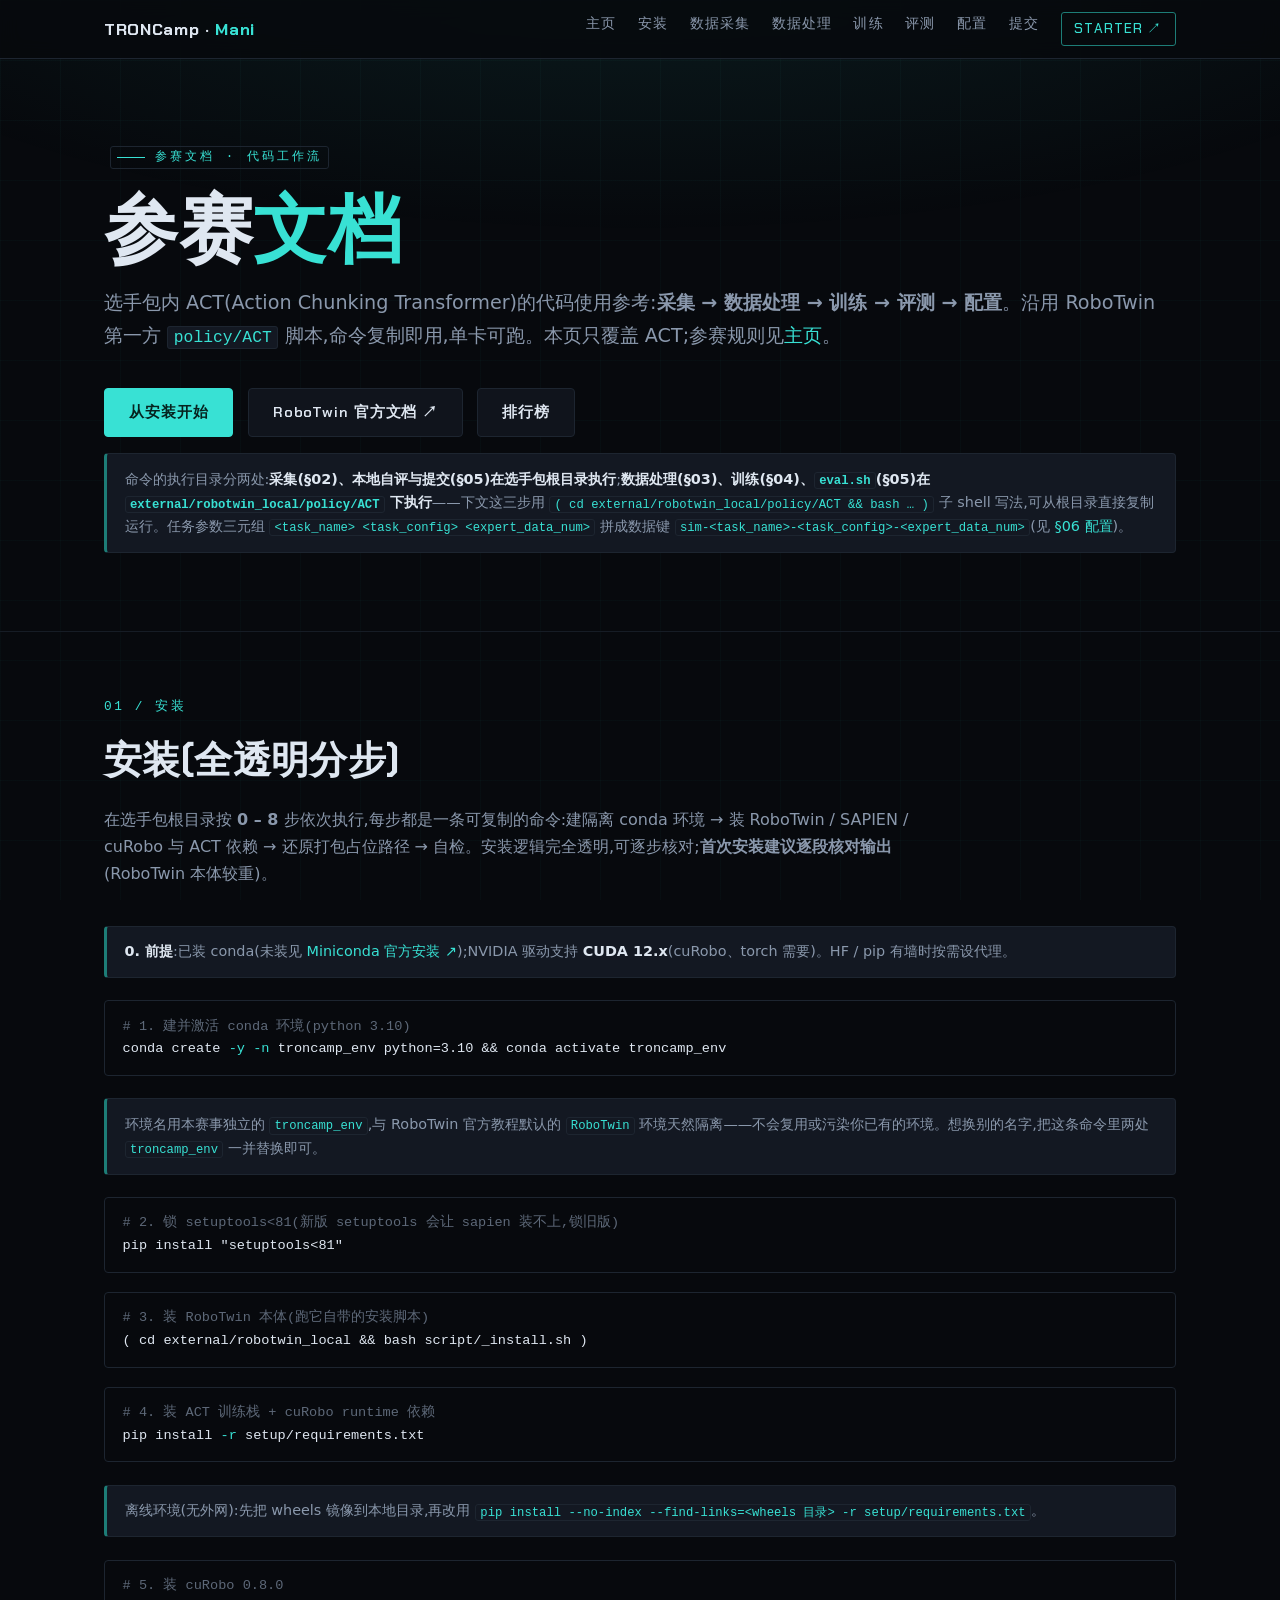
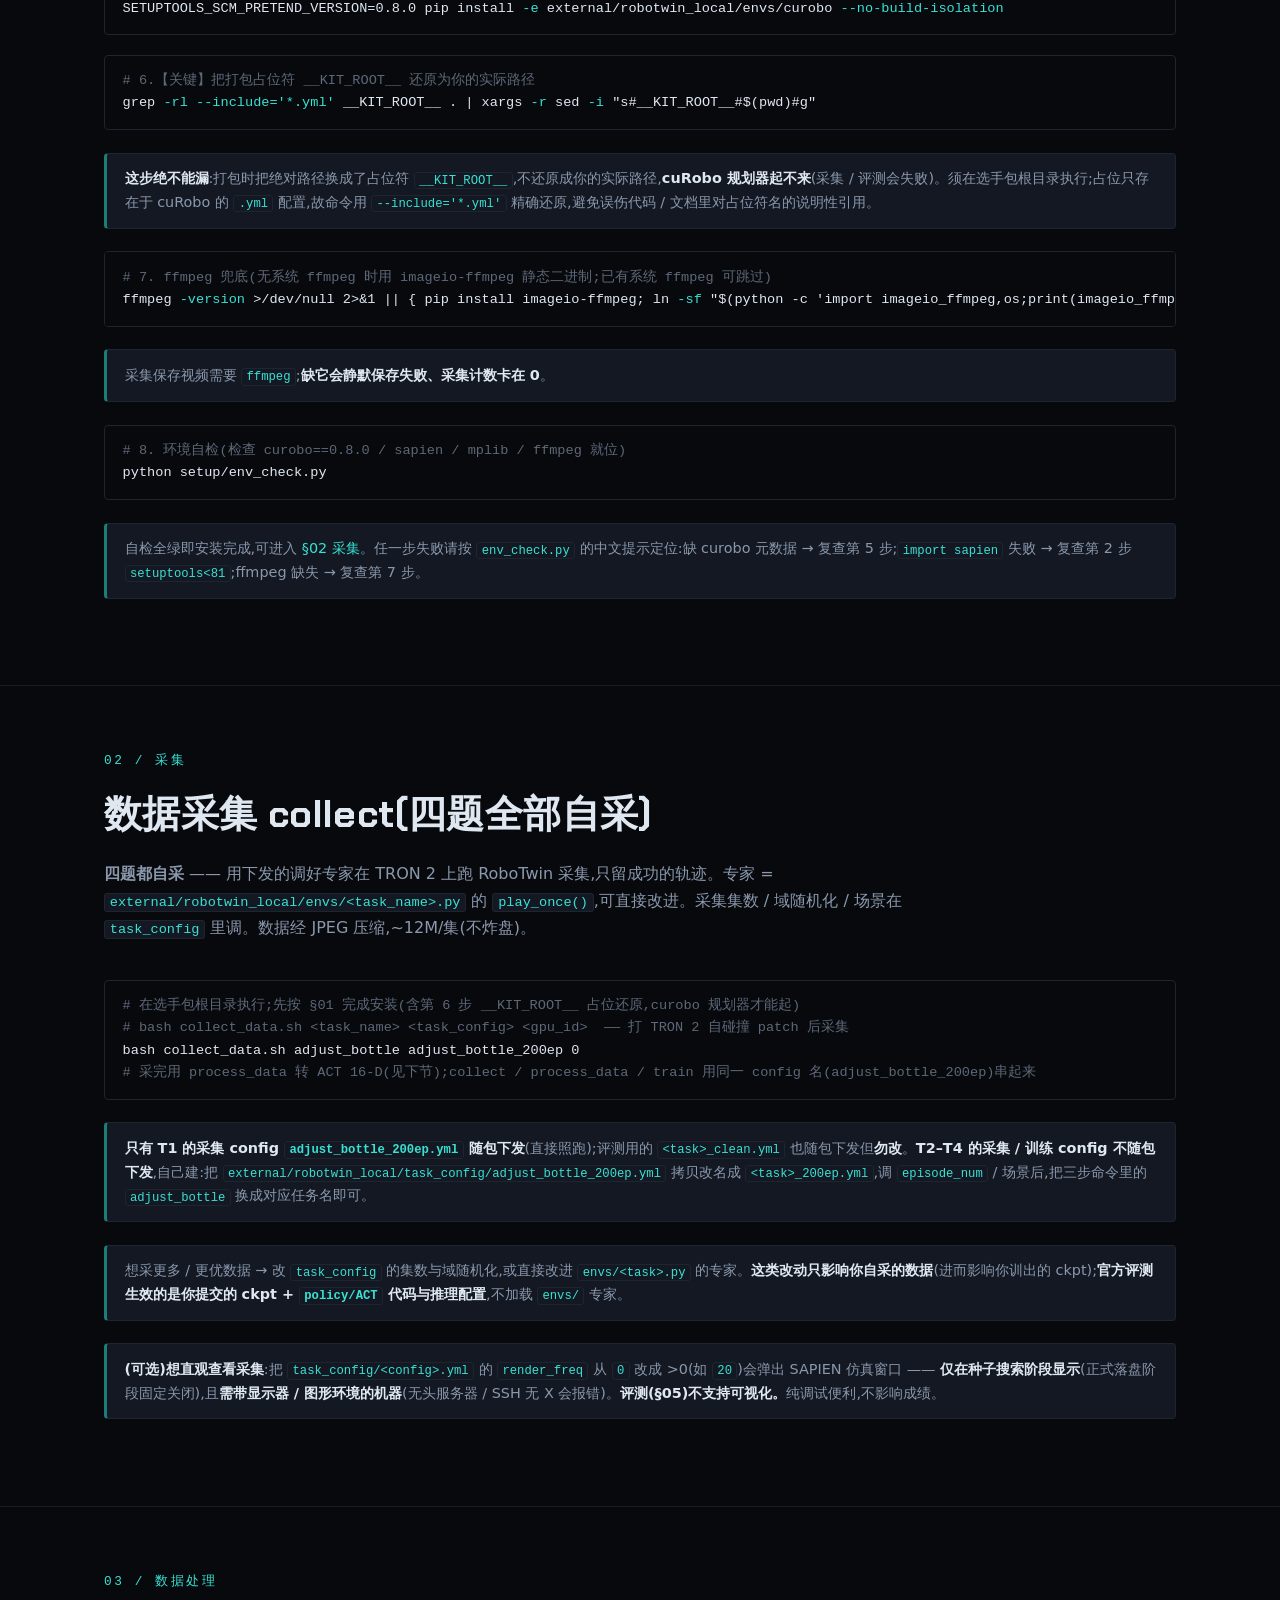
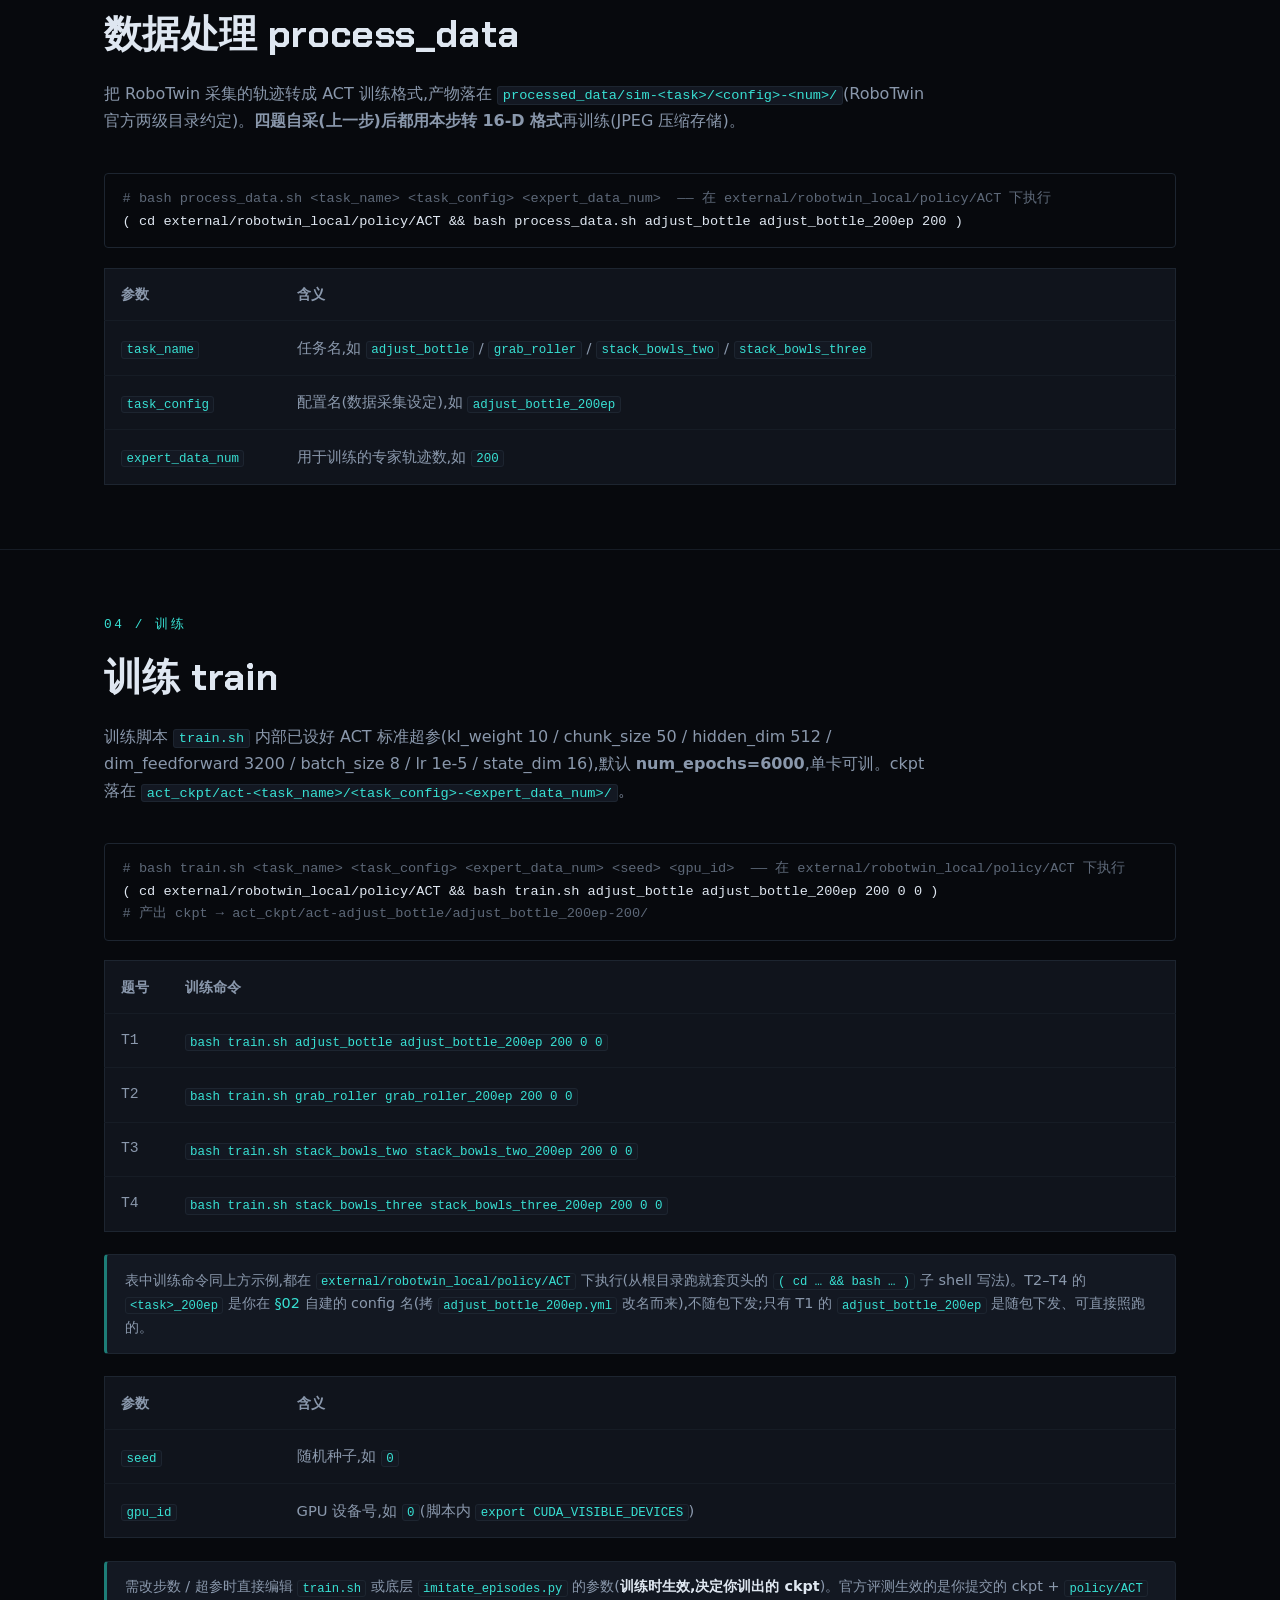
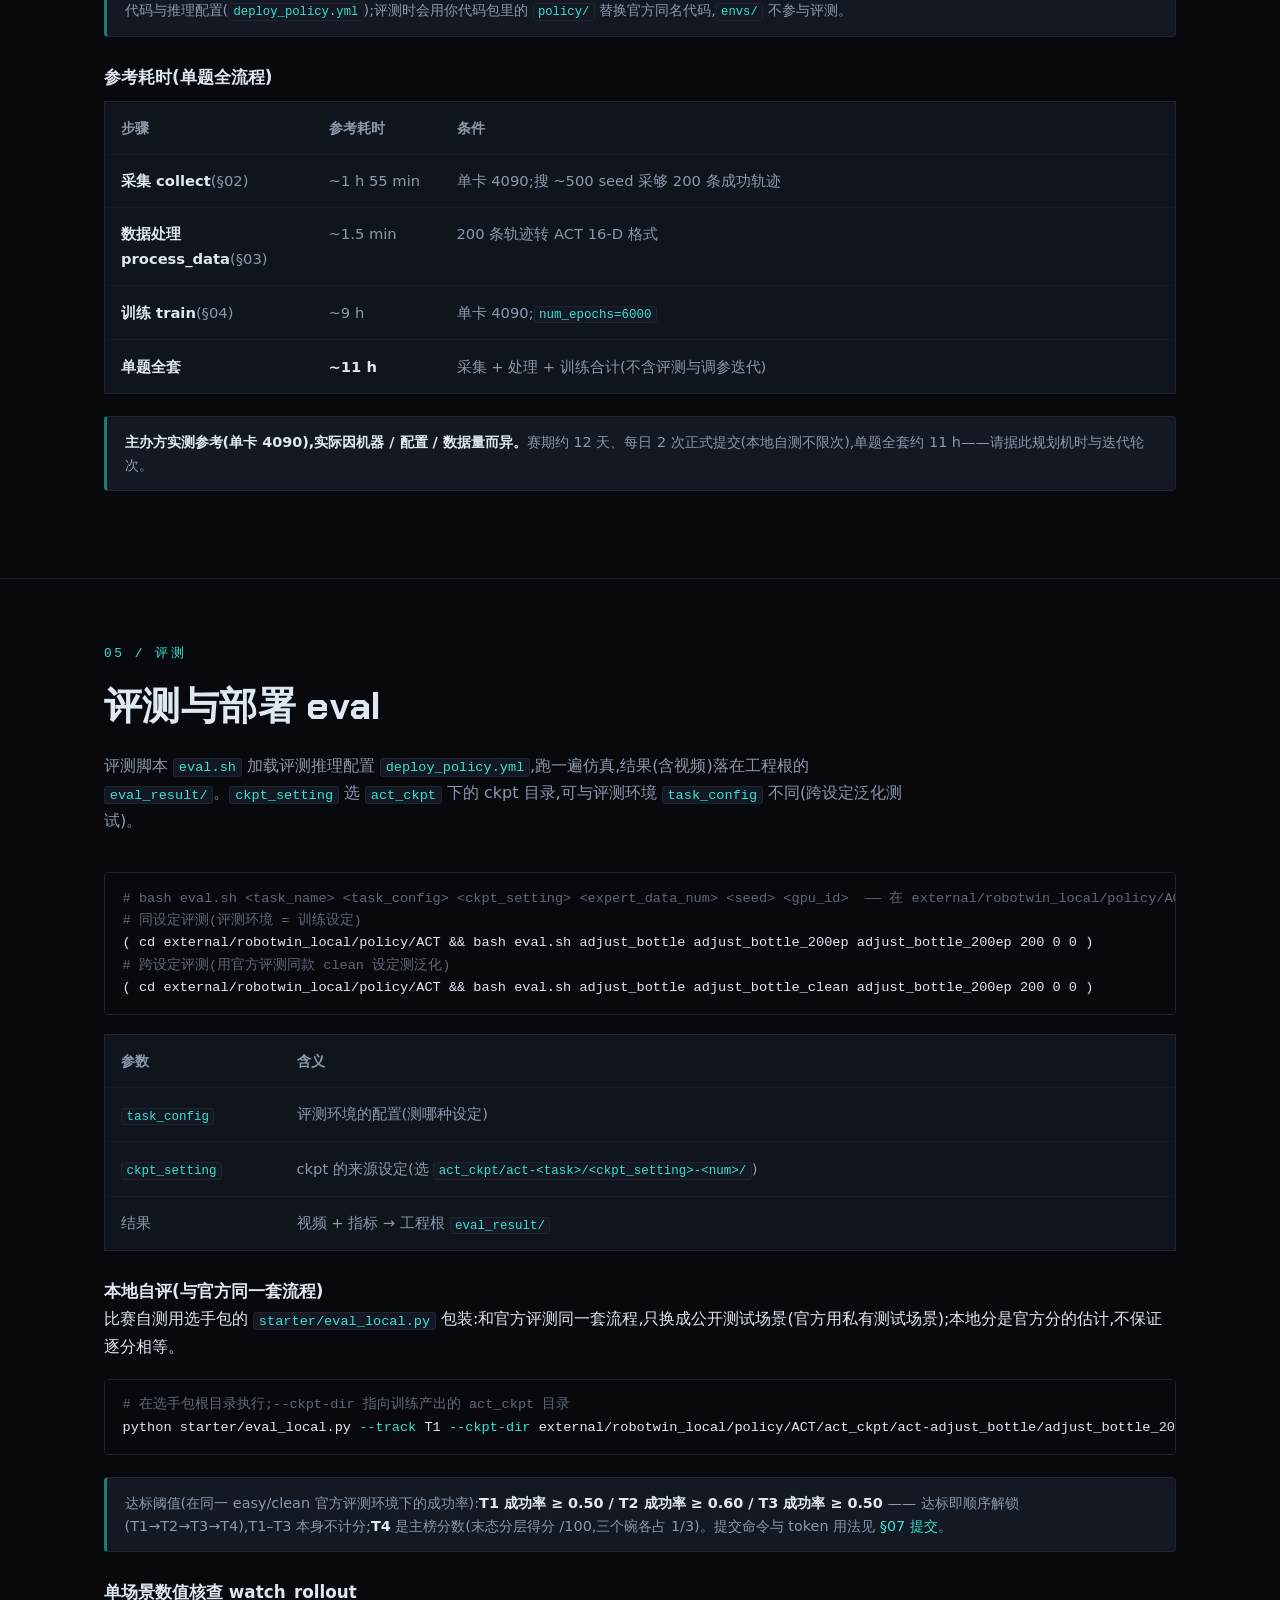
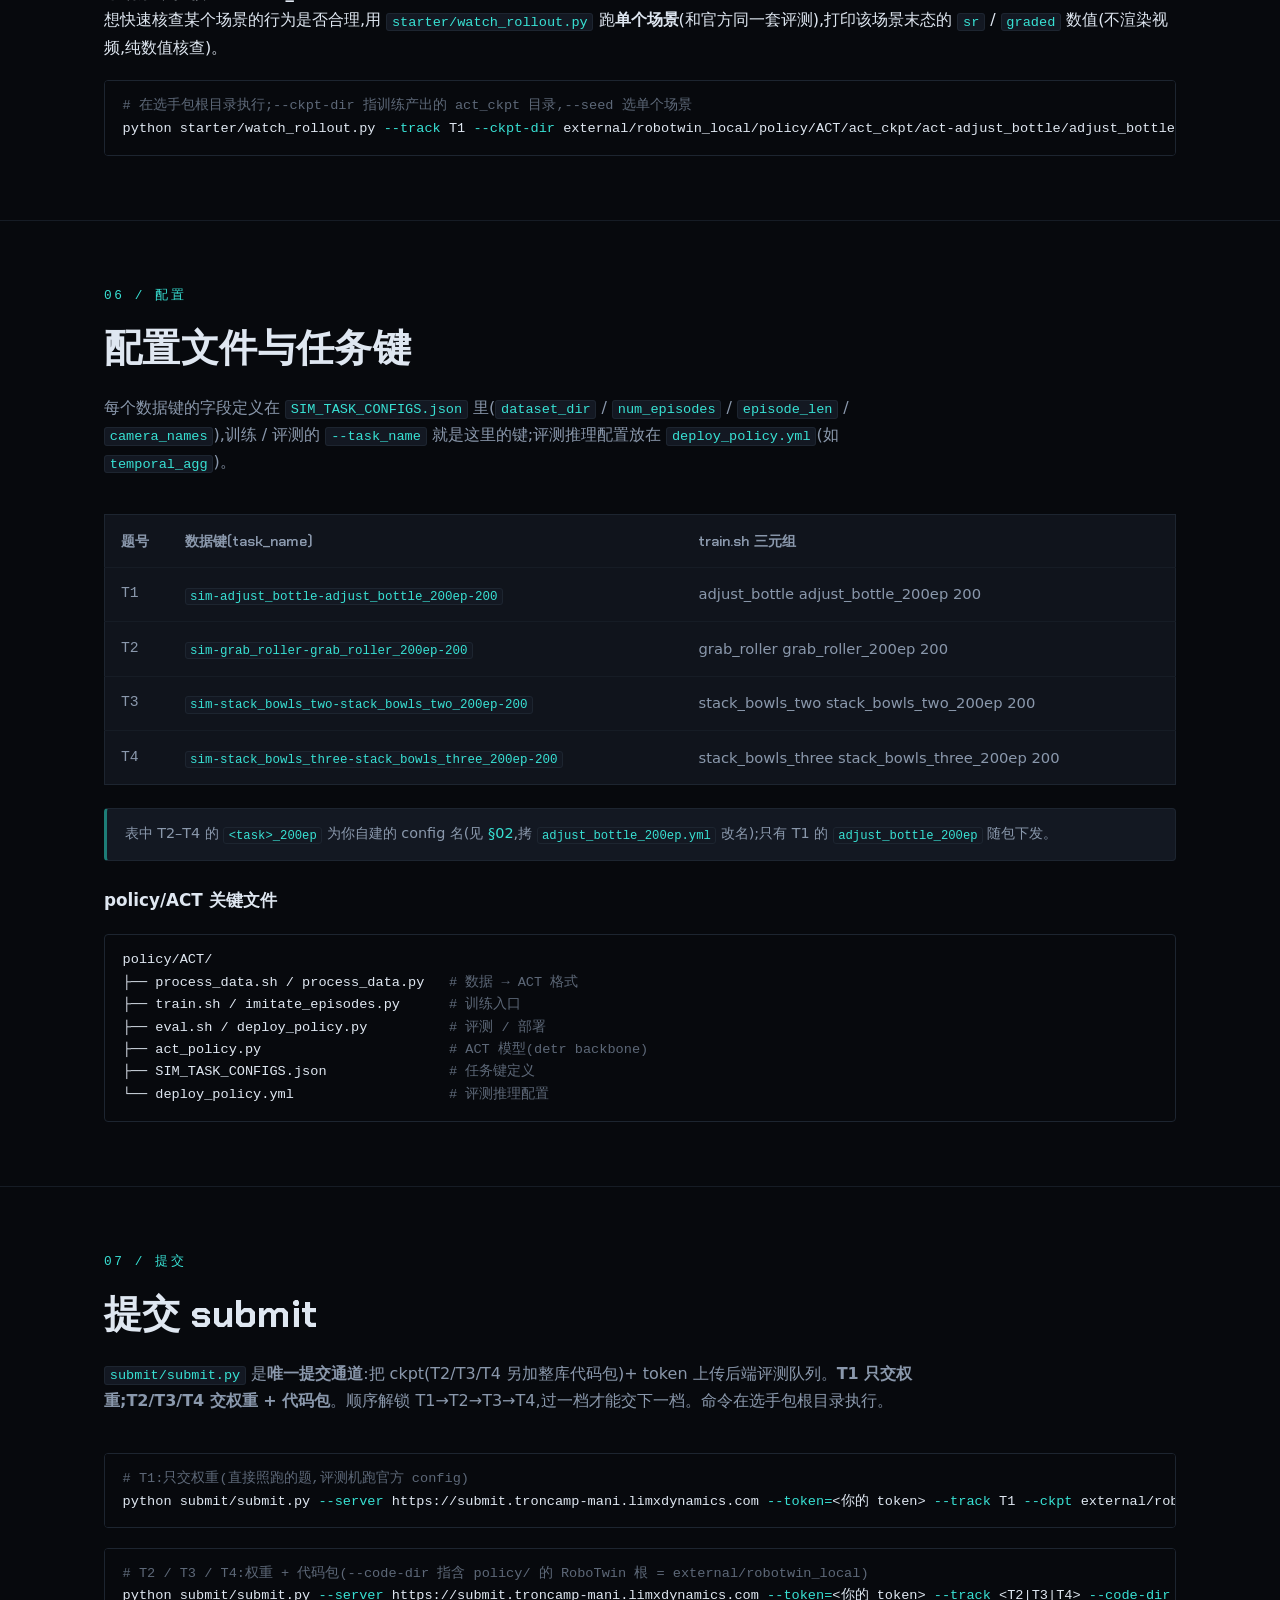
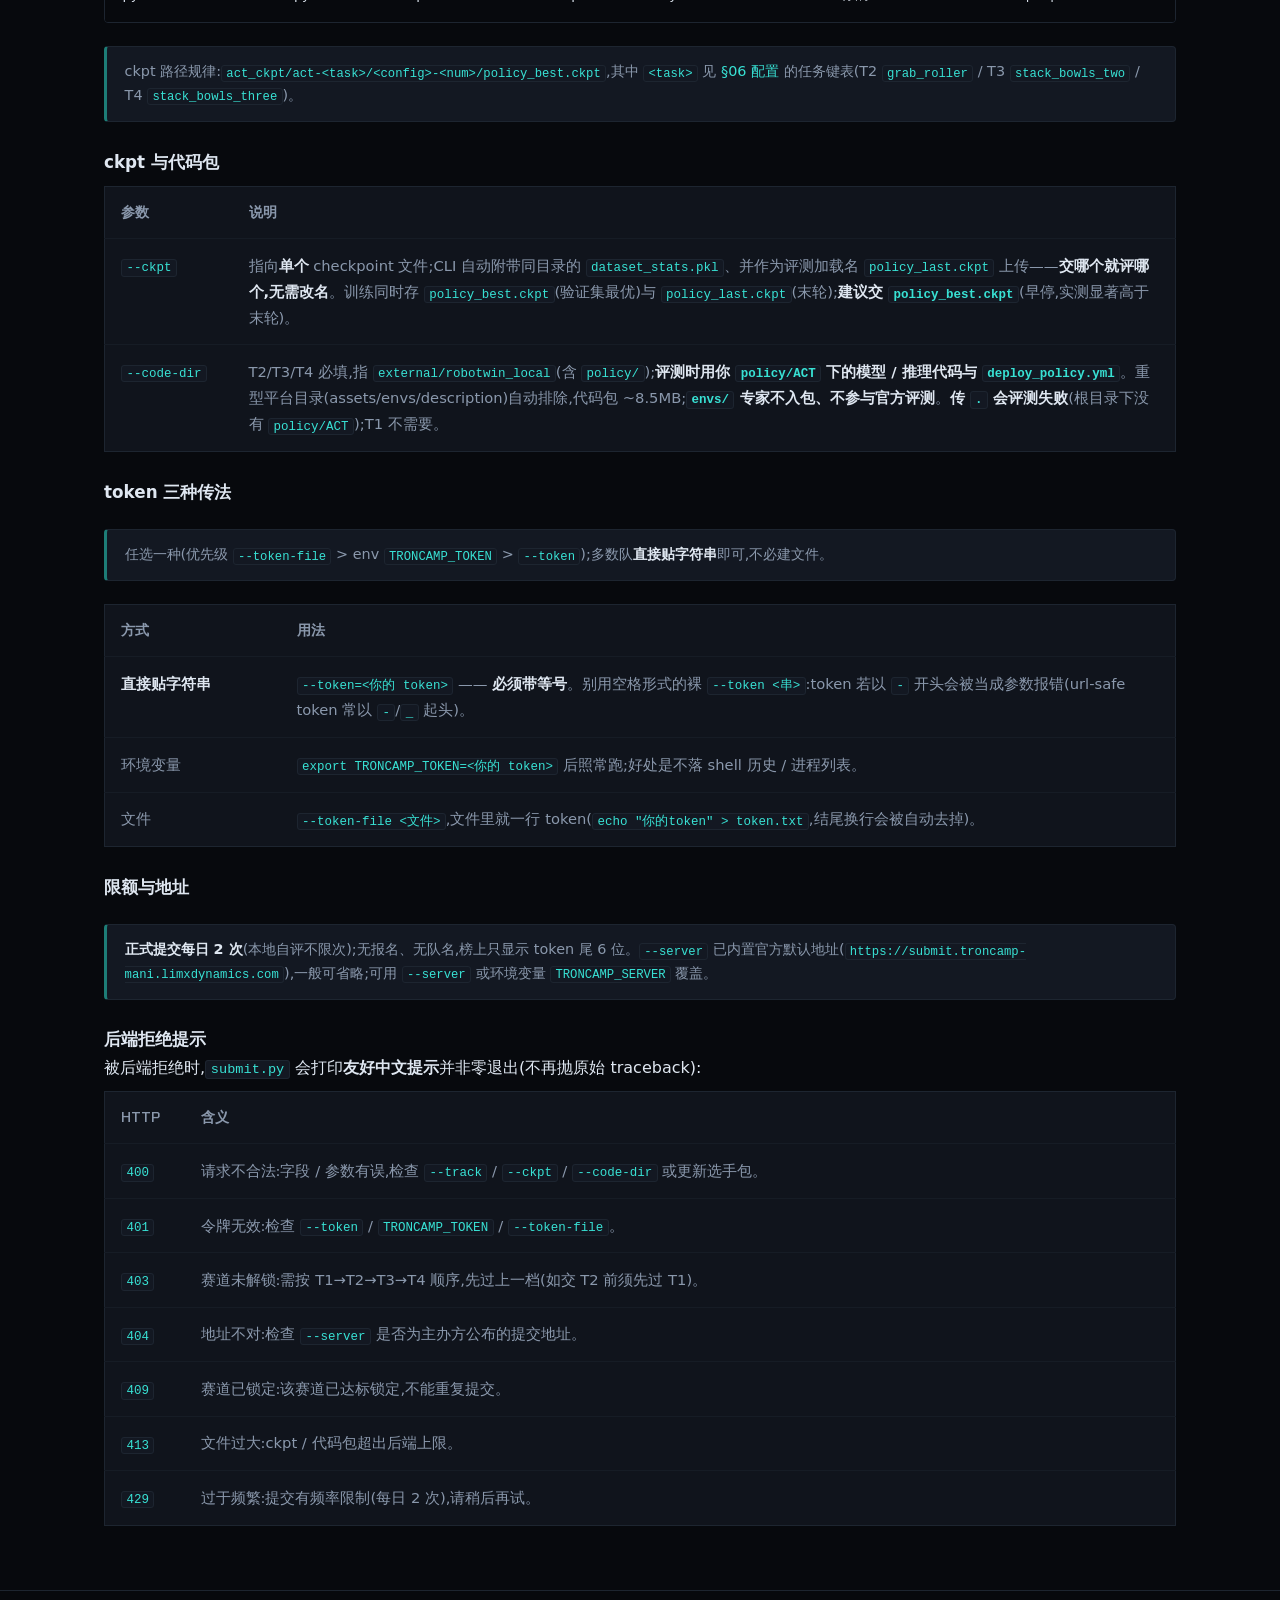
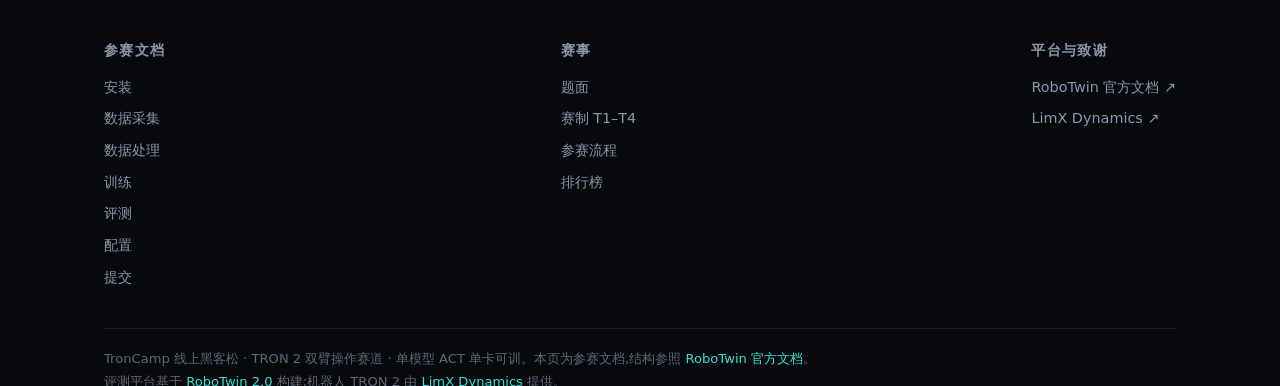
<file: doc.html>
<!doctype html>
<html lang="zh-CN">
<head>
<meta charset="utf-8">
<meta name="viewport" content="width=device-width, initial-scale=1">
<title>参赛文档 · TRONCamp</title>
<meta name="description" content="TronCamp 选手包参赛文档(ACT 工作流):安装、数据处理 process_data.sh、训练 train.sh、评测与部署 eval.sh、配置文件。沿用 RoboTwin 第一方 policy/ACT 脚本,命令复制即用。">
<link rel="stylesheet" href="./style.css">
</head>
<body>

<nav class="nav">
  <div class="wrap">
    <a href="./index.html#top" class="brand">TRONCamp · <span class="accent">Mani</span></a>
    <span class="nav-links">
      <a href="./index.html">主页</a>
      <a href="#install">安装</a>
      <a href="#collect">数据采集</a>
      <a href="#process">数据处理</a>
      <a href="#train">训练</a>
      <a href="#eval">评测</a>
      <a href="#config">配置</a>
      <a href="#submit">提交</a>
      <a href="https://github.com/limx-troncamp/troncamp-mani" class="cta" target="_blank" rel="noopener">Starter ↗</a>
    </span>
  </div>
</nav>

<!-- ───────── 页头 ───────── -->
<header class="hero" id="top">
  <div class="wrap reveal">
    <span class="tag">参赛文档 · 代码工作流</span>
    <h1>参赛<span class="accent">文档</span></h1>
    <p class="lead lead-wide">
      选手包内 ACT(Action Chunking Transformer)的代码使用参考:<b>采集 → 数据处理 → 训练 → 评测 → 配置</b>。沿用 RoboTwin 第一方 <code>policy/ACT</code> 脚本,命令复制即用,单卡可跑。本页只覆盖 ACT;参赛规则见<a href="./index.html#flow">主页</a>。
    </p>
    <div class="hero-actions">
      <a href="#install" class="btn primary">从安装开始</a>
      <a href="https://robotwin-platform.github.io/doc/usage/" class="btn" target="_blank" rel="noopener">RoboTwin 官方文档 ↗</a>
      <a href="./index.html#board" class="btn">排行榜</a>
    </div>
    <p class="note" style="margin-top:1rem">命令的执行目录分两处:<b>采集(§02)、本地自评与提交(§05)在选手包根目录执行</b>;<b>数据处理(§03)、训练(§04)、<code>eval.sh</code>(§05)在 <code>external/robotwin_local/policy/ACT</code> 下执行</b>——下文这三步用 <code>( cd external/robotwin_local/policy/ACT &amp;&amp; bash … )</code> 子 shell 写法,可从根目录直接复制运行。任务参数三元组 <code>&lt;task_name&gt; &lt;task_config&gt; &lt;expert_data_num&gt;</code> 拼成数据键 <code>sim-&lt;task_name&gt;-&lt;task_config&gt;-&lt;expert_data_num&gt;</code>(见 <a href="#config">§06 配置</a>)。</p>
  </div>
</header>

<!-- ───────── 01 安装 ───────── -->
<section id="install">
  <div class="wrap reveal">
    <div class="sec-head">
      <span class="sec-num">01 / 安装</span>
      <h2>安装(全透明分步)</h2>
      <p>在选手包根目录按 <b>0 – 8</b> 步依次执行,每步都是一条可复制的命令:建隔离 conda 环境 → 装 RoboTwin / SAPIEN / cuRobo 与 ACT 依赖 → 还原打包占位路径 → 自检。安装逻辑完全透明,可逐步核对;<b>首次安装建议逐段核对输出</b>(RoboTwin 本体较重)。</p>
    </div>

    <p class="note"><b>0. 前提</b>:已装 conda(未装见 <a href="https://docs.conda.io/projects/miniconda/en/latest/" target="_blank" rel="noopener">Miniconda 官方安装 ↗</a>);NVIDIA 驱动支持 <b>CUDA 12.x</b>(cuRobo、torch 需要)。HF / pip 有墙时按需设代理。</p>

    <div class="code"><span class="c"># 1. 建并激活 conda 环境(python 3.10)</span>
conda create <span class="a">-y</span> <span class="a">-n</span> troncamp_env python=3.10 &amp;&amp; conda activate troncamp_env</div>
    <p class="note">环境名用本赛事独立的 <code>troncamp_env</code>,与 RoboTwin 官方教程默认的 <code>RoboTwin</code> 环境天然隔离——不会复用或污染你已有的环境。想换别的名字,把这条命令里两处 <code>troncamp_env</code> 一并替换即可。</p>

    <div class="code"><span class="c"># 2. 锁 setuptools&lt;81(新版 setuptools 会让 sapien 装不上,锁旧版)</span>
pip install "setuptools&lt;81"</div>

    <div class="code"><span class="c"># 3. 装 RoboTwin 本体(跑它自带的安装脚本)</span>
( cd external/robotwin_local &amp;&amp; bash script/_install.sh )</div>

    <div class="code"><span class="c"># 4. 装 ACT 训练栈 + cuRobo runtime 依赖</span>
pip install <span class="a">-r</span> setup/requirements.txt</div>
    <p class="note">离线环境(无外网):先把 wheels 镜像到本地目录,再改用 <code>pip install --no-index --find-links=&lt;wheels 目录&gt; -r setup/requirements.txt</code>。</p>

    <div class="code"><span class="c"># 5. 装 cuRobo 0.8.0</span>
SETUPTOOLS_SCM_PRETEND_VERSION=0.8.0 pip install <span class="a">-e</span> external/robotwin_local/envs/curobo <span class="a">--no-build-isolation</span></div>

    <div class="code"><span class="c"># 6.【关键】把打包占位符 __KIT_ROOT__ 还原为你的实际路径</span>
grep <span class="a">-rl</span> <span class="a">--include='*.yml'</span> __KIT_ROOT__ . | xargs <span class="a">-r</span> sed <span class="a">-i</span> "s#__KIT_ROOT__#$(pwd)#g"</div>
    <p class="note"><b>这步绝不能漏</b>:打包时把绝对路径换成了占位符 <code>__KIT_ROOT__</code>,不还原成你的实际路径,<b>cuRobo 规划器起不来</b>(采集 / 评测会失败)。须在选手包根目录执行;占位只存在于 cuRobo 的 <code>.yml</code> 配置,故命令用 <code>--include='*.yml'</code> 精确还原,避免误伤代码 / 文档里对占位符名的说明性引用。</p>

    <div class="code"><span class="c"># 7. ffmpeg 兜底(无系统 ffmpeg 时用 imageio-ffmpeg 静态二进制;已有系统 ffmpeg 可跳过)</span>
ffmpeg <span class="a">-version</span> &gt;/dev/null 2&gt;&amp;1 || { pip install imageio-ffmpeg; ln <span class="a">-sf</span> "$(python -c 'import imageio_ffmpeg,os;print(imageio_ffmpeg.get_ffmpeg_exe())')" "$CONDA_PREFIX/bin/ffmpeg"; }</div>
    <p class="note">采集保存视频需要 <code>ffmpeg</code>;<b>缺它会静默保存失败、采集计数卡在 0</b>。</p>

    <div class="code"><span class="c"># 8. 环境自检(检查 curobo==0.8.0 / sapien / mplib / ffmpeg 就位)</span>
python setup/env_check.py</div>
    <p class="note">自检全绿即安装完成,可进入 <a href="#collect">§02 采集</a>。任一步失败请按 <code>env_check.py</code> 的中文提示定位:缺 curobo 元数据 → 复查第 5 步;<code>import sapien</code> 失败 → 复查第 2 步 <code>setuptools&lt;81</code>;ffmpeg 缺失 → 复查第 7 步。</p>
  </div>
</section>

<!-- ───────── 02 数据采集 ───────── -->
<section id="collect">
  <div class="wrap reveal">
    <div class="sec-head">
      <span class="sec-num">02 / 采集</span>
      <h2>数据采集 collect(四题全部自采)</h2>
      <p><b>四题都自采</b> —— 用下发的调好专家在 TRON 2 上跑 RoboTwin 采集,只留成功的轨迹。专家 = <code>external/robotwin_local/envs/&lt;task_name&gt;.py</code> 的 <code>play_once()</code>,可直接改进。采集集数 / 域随机化 / 场景在 <code>task_config</code> 里调。数据经 JPEG 压缩,~12M/集(不炸盘)。</p>
    </div>
    <div class="code"><span class="c"># 在选手包根目录执行;先按 §01 完成安装(含第 6 步 __KIT_ROOT__ 占位还原,curobo 规划器才能起)</span>
<span class="c"># bash collect_data.sh &lt;task_name&gt; &lt;task_config&gt; &lt;gpu_id&gt;  —— 打 TRON 2 自碰撞 patch 后采集</span>
bash collect_data.sh adjust_bottle adjust_bottle_200ep 0
<span class="c"># 采完用 process_data 转 ACT 16-D(见下节);collect / process_data / train 用同一 config 名(adjust_bottle_200ep)串起来</span></div>
    <p class="note"><b>只有 T1 的采集 config <code>adjust_bottle_200ep.yml</code> 随包下发</b>(直接照跑);评测用的 <code>&lt;task&gt;_clean.yml</code> 也随包下发但<b>勿改</b>。<b>T2–T4 的采集 / 训练 config 不随包下发</b>,自己建:把 <code>external/robotwin_local/task_config/adjust_bottle_200ep.yml</code> 拷贝改名成 <code>&lt;task&gt;_200ep.yml</code>,调 <code>episode_num</code> / 场景后,把三步命令里的 <code>adjust_bottle</code> 换成对应任务名即可。</p>
    <p class="note">想采更多 / 更优数据 → 改 <code>task_config</code> 的集数与域随机化,或直接改进 <code>envs/&lt;task&gt;.py</code> 的专家。<b>这类改动只影响你自采的数据</b>(进而影响你训出的 ckpt);<b>官方评测生效的是你提交的 ckpt + <code>policy/ACT</code> 代码与推理配置</b>,不加载 <code>envs/</code> 专家。</p>
    <p class="note"><b>(可选)想直观查看采集</b>:把 <code>task_config/&lt;config&gt;.yml</code> 的 <code>render_freq</code> 从 <code>0</code> 改成 &gt;0(如 <code>20</code>)会弹出 SAPIEN 仿真窗口 —— <b>仅在种子搜索阶段显示</b>(正式落盘阶段固定关闭),且<b>需带显示器 / 图形环境的机器</b>(无头服务器 / SSH 无 X 会报错)。<b>评测(§05)不支持可视化。</b>纯调试便利,不影响成绩。</p>
  </div>
</section>

<!-- ───────── 03 数据处理 ───────── -->
<section id="process">
  <div class="wrap reveal">
    <div class="sec-head">
      <span class="sec-num">03 / 数据处理</span>
      <h2>数据处理 process_data</h2>
      <p>把 RoboTwin 采集的轨迹转成 ACT 训练格式,产物落在 <code>processed_data/sim-&lt;task&gt;/&lt;config&gt;-&lt;num&gt;/</code>(RoboTwin 官方两级目录约定)。<b>四题自采(上一步)后都用本步转 16-D 格式</b>再训练(JPEG 压缩存储)。</p>
    </div>
    <div class="code"><span class="c"># bash process_data.sh &lt;task_name&gt; &lt;task_config&gt; &lt;expert_data_num&gt;  —— 在 external/robotwin_local/policy/ACT 下执行</span>
( cd external/robotwin_local/policy/ACT &amp;&amp; bash process_data.sh adjust_bottle adjust_bottle_200ep 200 )</div>
    <table class="dtable" style="margin-top:1.2rem">
      <thead><tr><th style="width:11rem">参数</th><th>含义</th></tr></thead>
      <tbody>
        <tr><td><code>task_name</code></td><td>任务名,如 <code>adjust_bottle</code> / <code>grab_roller</code> / <code>stack_bowls_two</code> / <code>stack_bowls_three</code></td></tr>
        <tr><td><code>task_config</code></td><td>配置名(数据采集设定),如 <code>adjust_bottle_200ep</code></td></tr>
        <tr><td><code>expert_data_num</code></td><td>用于训练的专家轨迹数,如 <code>200</code></td></tr>
      </tbody>
    </table>
  </div>
</section>

<!-- ───────── 03 训练 ───────── -->
<section id="train">
  <div class="wrap reveal">
    <div class="sec-head">
      <span class="sec-num">04 / 训练</span>
      <h2>训练 train</h2>
      <p>训练脚本 <code>train.sh</code> 内部已设好 ACT 标准超参(kl_weight 10 / chunk_size 50 / hidden_dim 512 / dim_feedforward 3200 / batch_size 8 / lr 1e-5 / state_dim 16),默认 <b>num_epochs=6000</b>,单卡可训。ckpt 落在 <code>act_ckpt/act-&lt;task_name&gt;/&lt;task_config&gt;-&lt;expert_data_num&gt;/</code>。</p>
    </div>
    <div class="code"><span class="c"># bash train.sh &lt;task_name&gt; &lt;task_config&gt; &lt;expert_data_num&gt; &lt;seed&gt; &lt;gpu_id&gt;  —— 在 external/robotwin_local/policy/ACT 下执行</span>
( cd external/robotwin_local/policy/ACT &amp;&amp; bash train.sh adjust_bottle adjust_bottle_200ep 200 0 0 )
<span class="c"># 产出 ckpt → act_ckpt/act-adjust_bottle/adjust_bottle_200ep-200/</span></div>
    <table class="dtable" style="margin-top:1.2rem">
      <thead><tr><th style="width:4rem">题号</th><th>训练命令</th></tr></thead>
      <tbody>
        <tr><td class="lvl">T1</td><td><code>bash train.sh adjust_bottle adjust_bottle_200ep 200 0 0</code></td></tr>
        <tr><td class="lvl">T2</td><td><code>bash train.sh grab_roller grab_roller_200ep 200 0 0</code></td></tr>
        <tr><td class="lvl">T3</td><td><code>bash train.sh stack_bowls_two stack_bowls_two_200ep 200 0 0</code></td></tr>
        <tr><td class="lvl">T4</td><td><code>bash train.sh stack_bowls_three stack_bowls_three_200ep 200 0 0</code></td></tr>
      </tbody>
    </table>
    <p class="note">表中训练命令同上方示例,都在 <code>external/robotwin_local/policy/ACT</code> 下执行(从根目录跑就套页头的 <code>( cd … &amp;&amp; bash … )</code> 子 shell 写法)。T2–T4 的 <code>&lt;task&gt;_200ep</code> 是你在 <a href="#collect">§02</a> 自建的 config 名(拷 <code>adjust_bottle_200ep.yml</code> 改名而来),不随包下发;只有 T1 的 <code>adjust_bottle_200ep</code> 是随包下发、可直接照跑的。</p>
    <table class="dtable" style="margin-top:0.8rem">
      <thead><tr><th style="width:11rem">参数</th><th>含义</th></tr></thead>
      <tbody>
        <tr><td><code>seed</code></td><td>随机种子,如 <code>0</code></td></tr>
        <tr><td><code>gpu_id</code></td><td>GPU 设备号,如 <code>0</code>(脚本内 <code>export CUDA_VISIBLE_DEVICES</code>)</td></tr>
      </tbody>
    </table>
    <p class="note">需改步数 / 超参时直接编辑 <code>train.sh</code> 或底层 <code>imitate_episodes.py</code> 的参数(<b>训练时生效,决定你训出的 ckpt</b>)。官方评测生效的是你提交的 ckpt + <code>policy/ACT</code> 代码与推理配置(<code>deploy_policy.yml</code>);评测时会用你代码包里的 <code>policy/</code> 替换官方同名代码,<code>envs/</code> 不参与评测。</p>

    <h3 style="margin-top:1.6rem;font-size:1.05rem;font-weight:700">参考耗时(单题全流程)</h3>
    <table class="dtable" style="margin-top:0.6rem">
      <thead><tr><th style="width:13rem">步骤</th><th style="width:8rem">参考耗时</th><th>条件</th></tr></thead>
      <tbody>
        <tr><td><b>采集 collect</b>(§02)</td><td>~1 h 55 min</td><td>单卡 4090;搜 ~500 seed 采够 200 条成功轨迹</td></tr>
        <tr><td><b>数据处理 process_data</b>(§03)</td><td>~1.5 min</td><td>200 条轨迹转 ACT 16-D 格式</td></tr>
        <tr><td><b>训练 train</b>(§04)</td><td>~9 h</td><td>单卡 4090;<code>num_epochs=6000</code></td></tr>
        <tr><td><b>单题全套</b></td><td><b>~11 h</b></td><td>采集 + 处理 + 训练合计(不含评测与调参迭代)</td></tr>
      </tbody>
    </table>
    <p class="note"><b>主办方实测参考(单卡 4090),实际因机器 / 配置 / 数据量而异。</b>赛期约 12 天、每日 2 次正式提交(本地自测不限次),单题全套约 11 h——请据此规划机时与迭代轮次。</p>
  </div>
</section>

<!-- ───────── 04 评测与部署 ───────── -->
<section id="eval">
  <div class="wrap reveal">
    <div class="sec-head">
      <span class="sec-num">05 / 评测</span>
      <h2>评测与部署 eval</h2>
      <p>评测脚本 <code>eval.sh</code> 加载评测推理配置 <code>deploy_policy.yml</code>,跑一遍仿真,结果(含视频)落在工程根的 <code>eval_result/</code>。<code>ckpt_setting</code> 选 <code>act_ckpt</code> 下的 ckpt 目录,可与评测环境 <code>task_config</code> 不同(跨设定泛化测试)。</p>
    </div>
    <div class="code"><span class="c"># bash eval.sh &lt;task_name&gt; &lt;task_config&gt; &lt;ckpt_setting&gt; &lt;expert_data_num&gt; &lt;seed&gt; &lt;gpu_id&gt;  —— 在 external/robotwin_local/policy/ACT 下执行</span>
<span class="c"># 同设定评测(评测环境 = 训练设定)</span>
( cd external/robotwin_local/policy/ACT &amp;&amp; bash eval.sh adjust_bottle adjust_bottle_200ep adjust_bottle_200ep 200 0 0 )
<span class="c"># 跨设定评测(用官方评测同款 clean 设定测泛化)</span>
( cd external/robotwin_local/policy/ACT &amp;&amp; bash eval.sh adjust_bottle adjust_bottle_clean adjust_bottle_200ep 200 0 0 )</div>
    <table class="dtable" style="margin-top:1.2rem">
      <thead><tr><th style="width:11rem">参数</th><th>含义</th></tr></thead>
      <tbody>
        <tr><td><code>task_config</code></td><td>评测环境的配置(测哪种设定)</td></tr>
        <tr><td><code>ckpt_setting</code></td><td>ckpt 的来源设定(选 <code>act_ckpt/act-&lt;task&gt;/&lt;ckpt_setting&gt;-&lt;num&gt;/</code>)</td></tr>
        <tr><td>结果</td><td>视频 + 指标 → 工程根 <code>eval_result/</code></td></tr>
      </tbody>
    </table>
    <h3 style="margin-top:1.6rem;font-size:1.05rem;font-weight:700">本地自评(与官方同一套流程)</h3>
    <p>比赛自测用选手包的 <code>starter/eval_local.py</code> 包装:和官方评测同一套流程,只换成公开测试场景(官方用私有测试场景);本地分是官方分的估计,不保证逐分相等。</p>
    <div class="code"><span class="c"># 在选手包根目录执行;--ckpt-dir 指向训练产出的 act_ckpt 目录</span>
python starter/eval_local.py <span class="a">--track</span> T1 <span class="a">--ckpt-dir</span> external/robotwin_local/policy/ACT/act_ckpt/act-adjust_bottle/adjust_bottle_200ep-200</div>
    <p class="note">达标阈值(在同一 easy/clean 官方评测环境下的成功率):<b>T1 成功率 ≥ 0.50 / T2 成功率 ≥ 0.60 / T3 成功率 ≥ 0.50</b> —— 达标即顺序解锁(T1→T2→T3→T4),T1–T3 本身不计分;<b>T4</b> 是主榜分数(末态分层得分 /100,三个碗各占 1/3)。提交命令与 token 用法见 <a href="#submit">§07 提交</a>。</p>

    <h3 style="margin-top:1.6rem;font-size:1.05rem;font-weight:700">单场景数值核查 watch_rollout</h3>
    <p>想快速核查某个场景的行为是否合理,用 <code>starter/watch_rollout.py</code> 跑<b>单个场景</b>(和官方同一套评测),打印该场景末态的 <code>sr</code> / <code>graded</code> 数值(不渲染视频,纯数值核查)。</p>
    <div class="code"><span class="c"># 在选手包根目录执行;--ckpt-dir 指训练产出的 act_ckpt 目录,--seed 选单个场景</span>
python starter/watch_rollout.py <span class="a">--track</span> T1 <span class="a">--ckpt-dir</span> external/robotwin_local/policy/ACT/act_ckpt/act-adjust_bottle/adjust_bottle_200ep-200 <span class="a">--seed</span> 0</div>
  </div>
</section>

<!-- ───────── 05 配置 ───────── -->
<section id="config">
  <div class="wrap reveal">
    <div class="sec-head">
      <span class="sec-num">06 / 配置</span>
      <h2>配置文件与任务键</h2>
      <p>每个数据键的字段定义在 <code>SIM_TASK_CONFIGS.json</code> 里(<code>dataset_dir</code> / <code>num_episodes</code> / <code>episode_len</code> / <code>camera_names</code>),训练 / 评测的 <code>--task_name</code> 就是这里的键;评测推理配置放在 <code>deploy_policy.yml</code>(如 <code>temporal_agg</code>)。</p>
    </div>
    <table class="dtable" style="margin-top:1.2rem">
      <thead><tr><th style="width:4rem">题号</th><th>数据键(task_name)</th><th>train.sh 三元组</th></tr></thead>
      <tbody>
        <tr><td class="lvl">T1</td><td><code>sim-adjust_bottle-adjust_bottle_200ep-200</code></td><td>adjust_bottle&nbsp;adjust_bottle_200ep&nbsp;200</td></tr>
        <tr><td class="lvl">T2</td><td><code>sim-grab_roller-grab_roller_200ep-200</code></td><td>grab_roller&nbsp;grab_roller_200ep&nbsp;200</td></tr>
        <tr><td class="lvl">T3</td><td><code>sim-stack_bowls_two-stack_bowls_two_200ep-200</code></td><td>stack_bowls_two&nbsp;stack_bowls_two_200ep&nbsp;200</td></tr>
        <tr><td class="lvl">T4</td><td><code>sim-stack_bowls_three-stack_bowls_three_200ep-200</code></td><td>stack_bowls_three&nbsp;stack_bowls_three_200ep&nbsp;200</td></tr>
      </tbody>
    </table>
    <p class="note">表中 T2–T4 的 <code>&lt;task&gt;_200ep</code> 为你自建的 config 名(见 <a href="#collect">§02</a>,拷 <code>adjust_bottle_200ep.yml</code> 改名);只有 T1 的 <code>adjust_bottle_200ep</code> 随包下发。</p>

    <h3 style="margin-top:1.6rem;font-size:1.05rem;font-weight:700">policy/ACT 关键文件</h3>
    <div class="code">policy/ACT/
├── process_data.sh / process_data.py   <span class="c"># 数据 → ACT 格式</span>
├── train.sh / imitate_episodes.py      <span class="c"># 训练入口</span>
├── eval.sh / deploy_policy.py          <span class="c"># 评测 / 部署</span>
├── act_policy.py                       <span class="c"># ACT 模型(detr backbone)</span>
├── SIM_TASK_CONFIGS.json               <span class="c"># 任务键定义</span>
└── deploy_policy.yml                   <span class="c"># 评测推理配置</span></div>
  </div>
</section>

<!-- ───────── 07 提交 ───────── -->
<section id="submit">
  <div class="wrap reveal">
    <div class="sec-head">
      <span class="sec-num">07 / 提交</span>
      <h2>提交 submit</h2>
      <p><code>submit/submit.py</code> 是<b>唯一提交通道</b>:把 ckpt(T2/T3/T4 另加整库代码包)+ token 上传后端评测队列。<b>T1 只交权重;T2/T3/T4 交权重 + 代码包</b>。顺序解锁 T1→T2→T3→T4,过一档才能交下一档。命令在选手包根目录执行。</p>
    </div>

    <div class="code"><span class="c"># T1:只交权重(直接照跑的题,评测机跑官方 config)</span>
python submit/submit.py <span class="a">--server</span> https://submit.troncamp-mani.limxdynamics.com <span class="a">--token=</span>&lt;你的 token&gt; <span class="a">--track</span> T1 <span class="a">--ckpt</span> external/robotwin_local/policy/ACT/act_ckpt/act-adjust_bottle/&lt;config&gt;-&lt;num&gt;/policy_best.ckpt</div>

    <div class="code"><span class="c"># T2 / T3 / T4:权重 + 代码包(--code-dir 指含 policy/ 的 RoboTwin 根 = external/robotwin_local)</span>
python submit/submit.py <span class="a">--server</span> https://submit.troncamp-mani.limxdynamics.com <span class="a">--token=</span>&lt;你的 token&gt; <span class="a">--track</span> &lt;T2|T3|T4&gt; <span class="a">--code-dir</span> external/robotwin_local <span class="a">--ckpt</span> external/robotwin_local/policy/ACT/act_ckpt/act-&lt;task&gt;/&lt;config&gt;-&lt;num&gt;/policy_best.ckpt</div>
    <p class="note">ckpt 路径规律:<code>act_ckpt/act-&lt;task&gt;/&lt;config&gt;-&lt;num&gt;/policy_best.ckpt</code>,其中 <code>&lt;task&gt;</code> 见 <a href="#config">§06 配置</a> 的任务键表(T2 <code>grab_roller</code> / T3 <code>stack_bowls_two</code> / T4 <code>stack_bowls_three</code>)。</p>

    <h3 style="margin-top:1.6rem;font-size:1.05rem;font-weight:700">ckpt 与代码包</h3>
    <table class="dtable" style="margin-top:0.6rem">
      <thead><tr><th style="width:8rem">参数</th><th>说明</th></tr></thead>
      <tbody>
        <tr><td><code>--ckpt</code></td><td>指向<b>单个</b> checkpoint 文件;CLI 自动附带同目录的 <code>dataset_stats.pkl</code>、并作为评测加载名 <code>policy_last.ckpt</code> 上传——<b>交哪个就评哪个,无需改名</b>。训练同时存 <code>policy_best.ckpt</code>(验证集最优)与 <code>policy_last.ckpt</code>(末轮);<b>建议交 <code>policy_best.ckpt</code></b>(早停,实测显著高于末轮)。</td></tr>
        <tr><td><code>--code-dir</code></td><td>T2/T3/T4 必填,指 <code>external/robotwin_local</code>(含 <code>policy/</code>);<b>评测时用你 <code>policy/ACT</code> 下的模型 / 推理代码与 <code>deploy_policy.yml</code></b>。重型平台目录(assets/envs/description)自动排除,代码包 ~8.5MB;<b><code>envs/</code> 专家不入包、不参与官方评测</b>。<b>传 <code>.</code> 会评测失败</b>(根目录下没有 <code>policy/ACT</code>);T1 不需要。</td></tr>
      </tbody>
    </table>

    <h3 style="margin-top:1.6rem;font-size:1.05rem;font-weight:700">token 三种传法</h3>
    <p class="note">任选一种(优先级 <code>--token-file</code> &gt; env <code>TRONCAMP_TOKEN</code> &gt; <code>--token</code>);多数队<b>直接贴字符串</b>即可,不必建文件。</p>
    <table class="dtable" style="margin-top:0.6rem">
      <thead><tr><th style="width:11rem">方式</th><th>用法</th></tr></thead>
      <tbody>
        <tr><td><b>直接贴字符串</b></td><td><code>--token=&lt;你的 token&gt;</code> —— <b>必须带等号</b>。别用空格形式的裸 <code>--token &lt;串&gt;</code>:token 若以 <code>-</code> 开头会被当成参数报错(url-safe token 常以 <code>-</code>/<code>_</code> 起头)。</td></tr>
        <tr><td>环境变量</td><td><code>export TRONCAMP_TOKEN=&lt;你的 token&gt;</code> 后照常跑;好处是不落 shell 历史 / 进程列表。</td></tr>
        <tr><td>文件</td><td><code>--token-file &lt;文件&gt;</code>,文件里就一行 token(<code>echo "你的token" &gt; token.txt</code>,结尾换行会被自动去掉)。</td></tr>
      </tbody>
    </table>
    <h3 style="margin-top:1.6rem;font-size:1.05rem;font-weight:700">限额与地址</h3>
    <p class="note"><b>正式提交每日 2 次</b>(本地自评不限次);无报名、无队名,榜上只显示 token 尾 6 位。<code>--server</code> 已内置官方默认地址(<code>https://submit.troncamp-mani.limxdynamics.com</code>),一般可省略;可用 <code>--server</code> 或环境变量 <code>TRONCAMP_SERVER</code> 覆盖。</p>

    <h3 style="margin-top:1.6rem;font-size:1.05rem;font-weight:700">后端拒绝提示</h3>
    <p>被后端拒绝时,<code>submit.py</code> 会打印<b>友好中文提示</b>并非零退出(不再抛原始 traceback):</p>
    <table class="dtable" style="margin-top:0.6rem">
      <thead><tr><th style="width:5rem">HTTP</th><th>含义</th></tr></thead>
      <tbody>
        <tr><td><code>400</code></td><td>请求不合法:字段 / 参数有误,检查 <code>--track</code> / <code>--ckpt</code> / <code>--code-dir</code> 或更新选手包。</td></tr>
        <tr><td><code>401</code></td><td>令牌无效:检查 <code>--token</code> / <code>TRONCAMP_TOKEN</code> / <code>--token-file</code>。</td></tr>
        <tr><td><code>403</code></td><td>赛道未解锁:需按 T1→T2→T3→T4 顺序,先过上一档(如交 T2 前须先过 T1)。</td></tr>
        <tr><td><code>404</code></td><td>地址不对:检查 <code>--server</code> 是否为主办方公布的提交地址。</td></tr>
        <tr><td><code>409</code></td><td>赛道已锁定:该赛道已达标锁定,不能重复提交。</td></tr>
        <tr><td><code>413</code></td><td>文件过大:ckpt / 代码包超出后端上限。</td></tr>
        <tr><td><code>429</code></td><td>过于频繁:提交有频率限制(每日 2 次),请稍后再试。</td></tr>
      </tbody>
    </table>
  </div>
</section>

<!-- ───────── Footer ───────── -->
<footer>
  <div class="wrap">
    <div class="foot-grid">
      <div class="foot-col">
        <h5>参赛文档</h5>
        <a href="#install">安装</a>
        <a href="#collect">数据采集</a>
        <a href="#process">数据处理</a>
        <a href="#train">训练</a>
        <a href="#eval">评测</a>
        <a href="#config">配置</a>
        <a href="#submit">提交</a>
      </div>
      <div class="foot-col">
        <h5>赛事</h5>
        <a href="./index.html#task">题面</a>
        <a href="./index.html#tracks">赛制 T1–T4</a>
        <a href="./index.html#flow">参赛流程</a>
        <a href="./index.html#board">排行榜</a>
      </div>
      <div class="foot-col">
        <h5>平台与致谢</h5>
        <a href="https://robotwin-platform.github.io/doc/usage/" target="_blank" rel="noopener">RoboTwin 官方文档 ↗</a>
        <a href="https://github.com/limxdynamics" target="_blank" rel="noopener">LimX Dynamics ↗</a>
      </div>
    </div>
    <p class="foot-note">TronCamp 线上黑客松 · TRON 2 双臂操作赛道 · 单模型 ACT 单卡可训。本页为参赛文档,结构参照 <a href="https://robotwin-platform.github.io/doc/usage/" target="_blank" rel="noopener">RoboTwin 官方文档</a>。<br>评测平台基于 <a href="https://robotwin-platform.github.io/doc/usage/" target="_blank" rel="noopener">RoboTwin 2.0</a> 构建;机器人 TRON 2 由 <a href="https://github.com/limxdynamics" target="_blank" rel="noopener">LimX Dynamics</a> 提供。</p>
  </div>
</footer>

</body>
</html>
</file>
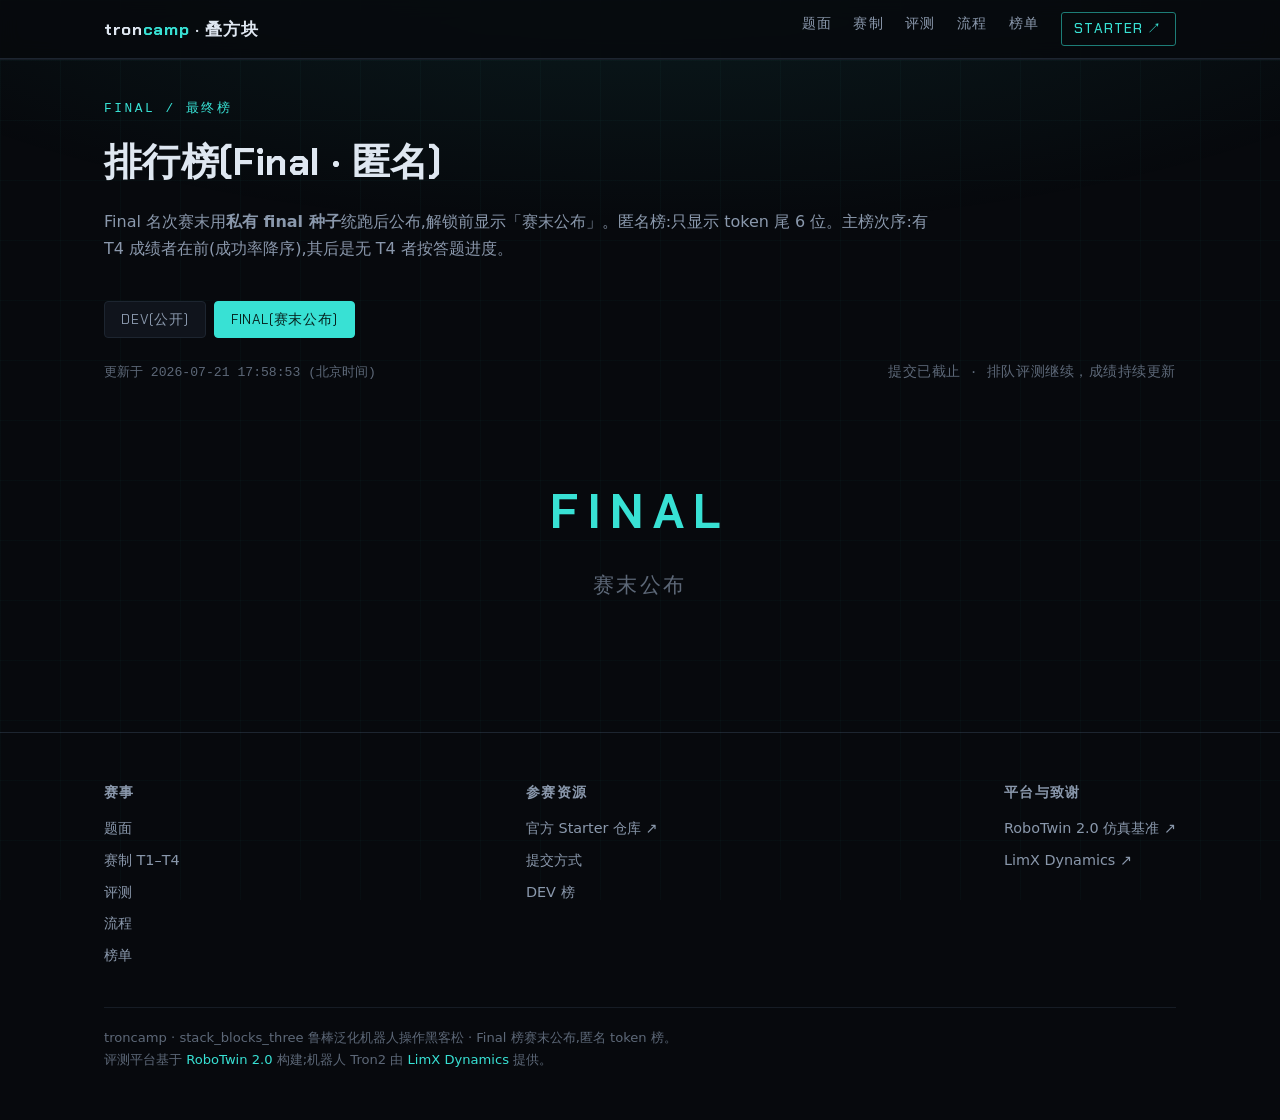
<file: final.html>
<!doctype html>
<html lang="zh-CN">
<head>
<meta charset="utf-8">
<meta name="viewport" content="width=device-width, initial-scale=1">
<title>排行榜(Final)· troncamp 叠方块</title>
<meta name="description" content="stack_blocks_three 鲁棒泛化机器人操作黑客松 Final 榜:赛末用私有 final 种子统跑后公布,解锁前显示「赛末公布」。匿名 token 榜,主榜按 T4 纯成功率降序。">
<link rel="stylesheet" href="./style.css">
<script src="./config.js"></script>
<script src="./board.js" defer></script>
</head>
<body data-board="final">

<nav class="nav">
  <div class="wrap">
    <a href="./index.html" class="brand">tron<span class="accent">camp</span> · 叠方块</a>
    <span class="nav-links">
      <a href="./index.html#task">题面</a>
      <a href="./index.html#tracks">赛制</a>
      <a href="./index.html#eval">评测</a>
      <a href="./index.html#flow">流程</a>
      <a href="./index.html#board" class="active">榜单</a>
      <a href="https://github.com/limx-troncamp/troncamp" class="cta" target="_blank" rel="noopener">Starter ↗</a>
    </span>
  </div>
</nav>

<section style="padding-top:2.4rem">
  <div class="wrap">
    <div class="sec-head">
      <span class="sec-num">FINAL / 最终榜</span>
      <h2>排行榜(Final · 匿名)</h2>
      <p>Final 名次赛末用<b>私有 final 种子</b>统跑后公布,解锁前显示「赛末公布」。匿名榜:只显示 token 尾 6 位。主榜次序:有 T4 成绩者在前(成功率降序),其后是无 T4 者按答题进度。</p>
    </div>

    <div class="tabs">
      <a href="./index.html#board">DEV(公开)</a>
      <a href="./final.html" class="on">FINAL(赛末公布)</a>
    </div>

    <div class="board-head">
      <span class="upd" id="updated"></span>
      <span class="spacer"></span>
      <span id="countdown" style="font-family:var(--mono);font-size:0.85rem;color:var(--dim)"></span>
    </div>

    <div id="locked" class="locked" hidden>
      <span class="big">FINAL</span>
      赛末公布
    </div>

    <table id="board-table" class="board board-strip" hidden>
      <thead>
        <tr class="grp">
          <th class="c-rank">#</th>
          <th class="c-team">Token <span class="th-sub">尾 6 位</span></th>
          <th class="c-gate">T1 <span class="th-sub">达标</span></th>
          <th class="c-gate">T2 <span class="th-sub">达标</span></th>
          <th class="c-gate">T3 <span class="th-sub">达标</span></th>
          <th class="c-t3">T4 成功率 / 进度 <span class="th-sub">主榜 · T4 SR 在前,无 T4 按进度</span></th>
        </tr>
      </thead>
      <tbody></tbody>
    </table>
    <p id="empty" hidden>暂无成绩</p>
  </div>
</section>

<footer>
  <div class="wrap">
    <div class="foot-grid">
      <div class="foot-col">
        <h5>赛事</h5>
        <a href="./index.html#task">题面</a>
        <a href="./index.html#tracks">赛制 T1–T4</a>
        <a href="./index.html#eval">评测</a>
        <a href="./index.html#flow">流程</a>
        <a href="./index.html#board">榜单</a>
      </div>
      <div class="foot-col">
        <h5>参赛资源</h5>
        <a href="https://github.com/limx-troncamp/troncamp" target="_blank" rel="noopener">官方 Starter 仓库 ↗</a>
        <a href="./index.html#flow">提交方式</a>
        <a href="./index.html#board">DEV 榜</a>
      </div>
      <div class="foot-col">
        <h5>平台与致谢</h5>
        <a href="https://github.com/RoboTwin-Platform/RoboTwin" target="_blank" rel="noopener">RoboTwin 2.0 仿真基准 ↗</a>
        <a href="https://github.com/limxdynamics" target="_blank" rel="noopener">LimX Dynamics ↗</a>
      </div>
    </div>
    <p class="foot-note">troncamp · stack_blocks_three 鲁棒泛化机器人操作黑客松 · Final 榜赛末公布,匿名 token 榜。<br>评测平台基于 <a href="https://github.com/RoboTwin-Platform/RoboTwin" target="_blank" rel="noopener">RoboTwin 2.0</a> 构建;机器人 Tron2 由 <a href="https://github.com/limxdynamics" target="_blank" rel="noopener">LimX Dynamics</a> 提供。</p>
  </div>
</footer>

</body>
</html>
</file>
<file: style.css>
/* troncamp · stack_blocks_three 鲁棒泛化机器人操作黑客松 — 官网 + 排行榜
   暗色科幻控制台风:近黑底 + 单一青色(teal)强调 + 等宽数据字 + 细网格/扫描线。
   零构建,原生 HTML/CSS/JS。 */

@import url('https://fonts.googleapis.com/css2?family=Chakra+Petch:wght@400;500;600;700&display=swap');

:root {
  --bg: #07090d;
  --bg-soft: #0b0e14;
  --panel: #10141c;
  --panel-2: #131822;
  --line: #1d2530;
  --line-soft: #161c25;
  --text: #dfe7f1;
  --muted: #8a98ac;
  --dim: #5d6878;
  --accent: #38e1d4;
  --accent-dim: #1d7d77;
  --warn: #f0b35c;
  --bad: #f08c8c;
  --display: 'Chakra Petch', 'PingFang SC', 'Microsoft YaHei', sans-serif;
  --body: 'PingFang SC', 'Microsoft YaHei', system-ui, sans-serif;
  --mono: ui-monospace, 'SF Mono', 'JetBrains Mono', Consolas, monospace;
}

* { box-sizing: border-box; margin: 0; padding: 0; }
html { scroll-behavior: smooth; font-size: 16px; }

body {
  background: var(--bg);
  color: var(--text);
  font-family: var(--body);
  line-height: 1.7;
  -webkit-font-smoothing: antialiased;
  overflow-x: hidden;
}

/* 全局氛围:网格 + 顶部青色辉光 */
body::before {
  content: '';
  position: fixed;
  inset: 0;
  z-index: 0;
  pointer-events: none;
  background:
    radial-gradient(120% 60% at 50% -10%, rgba(56, 225, 212, 0.10), transparent 60%),
    linear-gradient(rgba(56, 225, 212, 0.028) 1px, transparent 1px) 0 0 / 100% 60px,
    linear-gradient(90deg, rgba(56, 225, 212, 0.028) 1px, transparent 1px) 0 0 / 60px 100%;
}

a { color: var(--accent); text-decoration: none; }
a:hover { text-decoration: underline; }

.wrap { max-width: 1120px; margin: 0 auto; padding: 0 1.5rem; position: relative; z-index: 1; }

/* ───────── 顶栏 ───────── */
.nav {
  position: sticky; top: 0; z-index: 50;
  background: rgba(7, 9, 13, 0.82);
  backdrop-filter: blur(10px);
  border-bottom: 1px solid var(--line);
}
.nav .wrap { display: flex; align-items: center; gap: 1.5rem; height: 58px; }
.brand {
  font-family: var(--display); font-weight: 700; font-size: 1.05rem;
  letter-spacing: 0.04em; white-space: nowrap;
  color: var(--text);   /* TRONCamp 白;仅 .accent(Mani) 用主视觉蓝绿 */
}
.brand .accent { color: var(--accent); }
.nav-links { display: flex; gap: 1.35rem; margin-left: auto; flex-wrap: wrap; }
.nav-links a {
  color: var(--muted); font-family: var(--display); font-size: 0.85rem;
  font-weight: 500; letter-spacing: 0.08em; text-transform: uppercase;
}
.nav-links a:hover { color: var(--accent); text-decoration: none; }
.nav-links a.cta {
  color: var(--accent); border: 1px solid var(--accent-dim);
  padding: 0.25rem 0.8rem; border-radius: 3px;
}
.nav-links a.cta:hover { background: rgba(56, 225, 212, 0.12); }

/* ───────── Hero ───────── */
.hero { padding: 5rem 0 3.5rem; position: relative; }
.hero .tag {
  font-family: var(--mono); font-size: 0.78rem; color: var(--accent);
  letter-spacing: 0.25em; text-transform: uppercase; margin-bottom: 1.4rem;
  display: inline-flex; align-items: center; gap: 0.6rem;
}
.hero .tag::before {
  content: ''; width: 28px; height: 1px; background: var(--accent);
}
.hero h1 {
  font-family: var(--display); font-weight: 700;
  font-size: clamp(2.6rem, 6vw, 4.6rem); line-height: 1.04;
  letter-spacing: 0.01em; margin-bottom: 1.2rem;
}
.hero h1 .accent { color: var(--accent); }
.hero .lead {
  font-size: clamp(1rem, 1.6vw, 1.2rem); color: var(--muted);
  max-width: 50rem; margin-bottom: 2.2rem;
}
/* 单行简介:放开宽度,桌面端整句落一行(窄屏仍自然换行,不溢出) */
.hero .lead.lead-wide { max-width: none; }
.chips { display: flex; flex-wrap: wrap; gap: 0.7rem; margin-bottom: 2.2rem; }
.chip {
  font-family: var(--mono); font-size: 0.82rem; color: var(--text);
  background: var(--panel); border: 1px solid var(--line);
  padding: 0.45rem 0.9rem; border-radius: 3px;
}
.chip b { color: var(--accent); font-weight: 600; }
.hero-meta { font-family: var(--mono); font-size: 0.84rem; color: var(--muted); letter-spacing: 0.02em; margin-bottom: 2rem; line-height: 1.7; }
.hero-actions { display: flex; flex-wrap: wrap; gap: 0.9rem; align-items: center; }
.btn {
  font-family: var(--display); font-weight: 600; font-size: 0.92rem;
  letter-spacing: 0.06em; padding: 0.7rem 1.5rem; border-radius: 4px;
  border: 1px solid var(--line); color: var(--text); background: var(--panel);
  cursor: pointer; transition: all 0.15s;
}
.btn:hover { text-decoration: none; border-color: var(--accent-dim); }
.btn.primary { background: var(--accent); color: #06231f; border-color: var(--accent); }
.btn.primary:hover { background: #5ff0e4; }

.countdown-box {
  margin-top: 2.4rem; display: inline-flex; align-items: baseline; gap: 0.8rem;
  border-top: 1px solid var(--line); padding-top: 1.2rem;
}
.countdown-box .label {
  font-family: var(--mono); font-size: 0.78rem; color: var(--dim);
  letter-spacing: 0.15em; text-transform: uppercase;
}
#countdown {
  font-family: var(--mono); color: var(--accent); font-size: 1.4rem;
  letter-spacing: 0.04em; font-variant-numeric: tabular-nums;
}
#countdown.over { color: var(--warn); }

/* ───────── 区块 ───────── */
section { padding: 4rem 0; border-top: 1px solid var(--line-soft); position: relative; }
.sec-head { margin-bottom: 2.4rem; }
.sec-num {
  font-family: var(--mono); font-size: 0.8rem; color: var(--accent);
  letter-spacing: 0.2em; display: block; margin-bottom: 0.6rem;
}
.sec-head h2 {
  font-family: var(--display); font-weight: 700; font-size: clamp(1.7rem, 3.4vw, 2.4rem);
  letter-spacing: 0.01em;
}
.sec-head p { color: var(--muted); max-width: 52rem; margin-top: 0.8rem; }

/* 概览 */
.overview { display: grid; grid-template-columns: 1.3fr 1fr; gap: 2.5rem; align-items: center; }
.overview .fig { border: 1px solid var(--line); border-radius: 6px; overflow: hidden; background: var(--panel); }
.overview .fig img { display: block; width: 100%; }
.overview .fig figcaption {
  font-size: 0.82rem; color: var(--dim); padding: 0.8rem 1rem;
  border-top: 1px solid var(--line); line-height: 1.55;
}
.overview p { color: var(--muted); margin-bottom: 1.1rem; }
.overview strong { color: var(--text); }
.ov-prose { max-width: 64rem; }
.ov-prose p { color: var(--muted); margin-bottom: 1.1rem; }
.ov-prose strong { color: var(--text); }

/* 通用卡片 */
.cards { display: grid; gap: 1.2rem; }
.card {
  background: var(--panel); border: 1px solid var(--line); border-radius: 6px;
  padding: 1.5rem 1.6rem;
}
.card h3 { font-family: var(--display); font-weight: 600; font-size: 1.15rem; margin-bottom: 0.7rem; }
.card p { color: var(--muted); font-size: 0.95rem; }

/* 赛题卡 */
.tasks { grid-template-columns: repeat(3, 1fr); }
.task-card { position: relative; padding-top: 2.6rem; }
.task-card .tno {
  position: absolute; top: 1.2rem; left: 1.6rem;
  font-family: var(--display); font-weight: 700; font-size: 1.05rem; color: var(--accent);
  letter-spacing: 0.05em;
}
.task-card .weight {
  position: absolute; top: 1.3rem; right: 1.6rem;
  font-family: var(--mono); font-size: 1.5rem; color: var(--text); font-weight: 600;
}
.task-card h3 { margin-bottom: 0.5rem; }
.task-card .role { font-family: var(--mono); font-size: 0.76rem; color: var(--dim); letter-spacing: 0.1em; text-transform: uppercase; margin-bottom: 0.9rem; }
.task-card ul { list-style: none; display: flex; flex-direction: column; gap: 0.55rem; }
.task-card li { font-size: 0.9rem; color: var(--muted); padding-left: 1rem; position: relative; }
.task-card li::before { content: '▸'; position: absolute; left: 0; color: var(--accent-dim); }
.task-card.focus { border-color: var(--accent-dim); box-shadow: 0 0 0 1px rgba(56,225,212,0.18) inset; }

/* 菜单/规则表 */
.dtable { width: 100%; border-collapse: collapse; background: var(--panel); border: 1px solid var(--line); }
.dtable th, .dtable td { padding: 0.85rem 1rem; text-align: left; border-bottom: 1px solid var(--line-soft); vertical-align: top; }
.dtable th { font-family: var(--display); font-weight: 600; color: var(--muted); font-size: 0.9rem; }
.dtable td { color: var(--muted); font-size: 0.92rem; }
.dtable td b, .dtable td strong { color: var(--text); }
.dtable tr:last-child td { border-bottom: none; }
.lvl { font-family: var(--mono); font-size: 0.82rem; color: var(--accent); white-space: nowrap; }

/* 评分 */
.formula {
  font-family: var(--mono); font-size: 1.05rem; color: var(--text);
  background: var(--panel-2); border: 1px solid var(--line); border-left: 3px solid var(--accent);
  border-radius: 4px; padding: 1.1rem 1.3rem; margin: 1.4rem 0; overflow-x: auto;
}
.formula .accent { color: var(--accent); }
.formula .dim { color: var(--dim); }
.layers { grid-template-columns: repeat(3, 1fr); }
.layer-card .ln { font-family: var(--mono); font-size: 0.78rem; color: var(--accent); letter-spacing: 0.1em; margin-bottom: 0.6rem; }

/* 提交步骤 */
.steps { counter-reset: step; display: grid; gap: 0; border: 1px solid var(--line); border-radius: 6px; overflow: hidden; }
.step { display: grid; grid-template-columns: 3rem 1fr; gap: 1rem; padding: 1.2rem 1.4rem; background: var(--panel); border-bottom: 1px solid var(--line-soft); }
.step:last-child { border-bottom: none; }
.step .sn { counter-increment: step; font-family: var(--mono); color: var(--accent); font-size: 1.1rem; }
.step .sn::before { content: counter(step, decimal-leading-zero); }
.step h4 { font-family: var(--display); font-weight: 600; font-size: 1rem; margin-bottom: 0.3rem; }
.step p { color: var(--muted); font-size: 0.9rem; }
.code {
  font-family: var(--mono); font-size: 0.85rem; color: var(--text);
  background: var(--bg); border: 1px solid var(--line); border-radius: 4px;
  padding: 0.9rem 1.1rem; margin-top: 1.2rem; overflow-x: auto; white-space: pre; line-height: 1.65;
}
.code .c { color: var(--dim); }
.code .a { color: var(--accent); }

/* ───────── 排行榜 ───────── */
.board-head { display: flex; align-items: baseline; gap: 1.2rem; flex-wrap: wrap; margin-bottom: 1.4rem; }
.board-head .upd { font-family: var(--mono); font-size: 0.82rem; color: var(--dim); }
.board-head .to-final { margin-left: auto; }
table.board { width: 100%; border-collapse: collapse; background: var(--panel); border: 1px solid var(--line); }
table.board thead th { color: var(--muted); font-family: var(--display); font-weight: 600; padding: 0.8rem 0.5rem; border-bottom: 1px solid var(--line); white-space: nowrap; }
table.board tr.grp th { font-size: 1rem; letter-spacing: 0.06em; }
table.board tr.grp th.tgroup { color: var(--accent); border-left: 1px solid var(--line); }
table.board tr.sub th { font-size: 0.85rem; font-weight: 500; color: var(--dim); }
table.board tbody td {
  padding: 0.95rem 0.5rem; text-align: center; font-size: 1.02rem;
  font-family: var(--mono); font-variant-numeric: tabular-nums; border-bottom: 1px solid var(--line-soft);
}
table.board tbody tr:hover { background: rgba(56, 225, 212, 0.045); }
table.board td.team { font-family: var(--body); font-size: 1.05rem; font-weight: 600; text-align: left; padding-left: 1.1rem; }
table.board td.rank { color: var(--dim); }
table.board tbody tr:nth-child(-n+3) td.rank { color: var(--accent); font-weight: 700; }
table.board td.total { color: var(--accent); font-size: 1.3rem; font-weight: 700; }
table.board td.gstart { border-left: 1px solid var(--line); }
td .pos { color: var(--accent); } td .neg { color: var(--bad); } .dimcell { color: var(--dim); }
.tag { font-size: 0.72rem; color: var(--dim); border: 1px solid var(--line); border-radius: 3px; padding: 0 0.35rem; margin-left: 0.4rem; }

/* ── 排行榜进度条版(2026-06-15):T1/T2 达标绿勾,T3 分数+进度条,只按 T3 排名 ── */
table.board-strip td, table.board-strip thead th { text-align: center; }
table.board-strip .c-rank { width: 3.2rem; color: var(--dim); font-family: var(--mono); font-size: 1.05rem; }
table.board-strip tbody tr.top1 .c-rank { color: #ffd76a; }
table.board-strip tbody tr.top2 .c-rank { color: #cdd6e2; }
table.board-strip tbody tr.top3 .c-rank { color: #e2a878; }
table.board-strip tbody tr.top .c-rank { font-weight: 700; }
table.board-strip td.c-team { text-align: left; padding-left: 1.1rem; font-family: var(--body); font-size: 1.05rem; font-weight: 600; }
.th-sub { display: block; font-family: var(--mono); font-size: 0.64rem; font-weight: 400; color: var(--dim); letter-spacing: 0.02em; margin-top: 0.18rem; }
.c-gate { width: 6rem; border-left: 1px solid var(--line-soft); }
.gate { font-size: 1.2rem; font-weight: 700; line-height: 1; }
.gate-ok { color: #46d98a; text-shadow: 0 0 10px rgba(70, 217, 138, 0.5); }
.gate-miss { color: var(--dim); font-size: 0.98rem; }
.gate-none { color: var(--line); }
.gate-sr { color: var(--dim); font-size: 0.72rem; font-weight: 600; margin-left: 0.28rem; font-variant-numeric: tabular-nums; vertical-align: 1px; }
.c-t3 { border-left: 1px solid var(--line); min-width: 9.5rem; }
.t3wrap { display: inline-flex; flex-direction: column; align-items: center; gap: 0.2rem; min-width: 7rem; }
.t3num { font-family: var(--display); font-size: 1.4rem; font-weight: 700; color: var(--accent); line-height: 1; }
.t3sub { font-family: var(--mono); font-size: 0.66rem; color: var(--dim); }
.t3bar { display: block; width: 100%; height: 3px; background: var(--line); border-radius: 2px; overflow: hidden; }
.t3bar i { display: block; height: 100%; background: linear-gradient(90deg, var(--accent), #ffd76a, #ff8c42); background-repeat: no-repeat; }

#empty, .locked { text-align: center; color: var(--dim); padding: 4rem 0; font-size: 1.3rem; letter-spacing: 0.12em; }
.locked .big { display: block; color: var(--accent); font-family: var(--display); font-size: clamp(2rem, 5vw, 3rem); font-weight: 700; margin-bottom: 1rem; letter-spacing: 0.2em; }

/* ───────── Footer ───────── */
footer { border-top: 1px solid var(--line); padding: 3rem 0; color: var(--dim); }
.foot-grid { display: flex; flex-wrap: wrap; gap: 2.5rem; justify-content: space-between; }
.foot-col h5 { font-family: var(--display); color: var(--muted); font-size: 0.85rem; letter-spacing: 0.1em; text-transform: uppercase; margin-bottom: 0.8rem; }
.foot-col a { display: block; color: var(--muted); font-size: 0.9rem; margin-bottom: 0.45rem; }
.foot-col a:hover { color: var(--accent); }
.foot-note { margin-top: 2rem; font-size: 0.82rem; color: var(--dim); border-top: 1px solid var(--line-soft); padding-top: 1.2rem; }

/* 入场动画 */
@keyframes rise { from { opacity: 0; transform: translateY(14px); } to { opacity: 1; transform: none; } }
.hero .tag { animation: rise 0.5s both; }
.hero h1 { animation: rise 0.5s 0.06s both; }
.hero .lead { animation: rise 0.5s 0.12s both; }
.chips { animation: rise 0.5s 0.18s both; }
.hero-actions { animation: rise 0.5s 0.24s both; }
.countdown-box { animation: rise 0.5s 0.3s both; }

@media (max-width: 860px) {
  .overview, .tasks, .layers { grid-template-columns: 1fr; }
  .nav-links { gap: 0.9rem; }
  .nav-links a:not(.cta) { display: none; }
  table.board { font-size: 0.9rem; }
}

/* ── #submit 评测可视化(2026-06-15) ── */
.fig-wide { margin: 1.8rem 0 0; border: 1px solid var(--line); border-radius: 6px; overflow: hidden; background: var(--panel); }
.fig-wide img { display: block; width: 100%; }
.fig-wide figcaption,
.explain-grid figcaption { padding: 0.75rem 1rem; font-size: 0.84rem; line-height: 1.55; color: var(--muted); border-top: 1px solid var(--line-soft); }
.explain-grid { display: grid; grid-template-columns: 1fr; gap: 1.6rem; margin-top: 1.3rem; }
.explain-grid .fig { border: 1px solid var(--line); border-radius: 6px; overflow: hidden; background: var(--panel); display: flex; flex-direction: column; }
.explain-grid .fig img { display: block; width: 100%; }
@media (max-width: 760px) { .explain-grid { grid-template-columns: 1fr; } }

/* ── #submit 评测 rollout 视频(2026-06-15) ── */
.video-grid { display: grid; grid-template-columns: 1fr; gap: 1.5rem; margin: 1.5rem 0 0; }
.vfig { border: 1px solid var(--line); border-radius: 6px; overflow: hidden; background: var(--panel); }
.vfig video { display: block; width: 100%; background: #07090d; }
.vpair { display: flex; gap: 2px; background: #07090d; }
.vpair video { width: 50%; display: block; background: #07090d; }
.vfig figcaption { padding: 0.8rem 1.05rem; font-size: 0.86rem; color: var(--muted); border-top: 1px solid var(--line-soft); line-height: 1.6; }
.vfig figcaption b { color: var(--text); }
.vviews { display: block; margin-top: 0.3rem; font-size: 0.76rem; opacity: 0.7; }
@media (min-width: 920px) { .video-grid.cols2 { grid-template-columns: 1fr 1fr; } }

/* ── #submit 网页提交 CTA(2026-06-15) ── */
.submit-cta { display: flex; flex-wrap: wrap; align-items: center; gap: 0.9rem 1.3rem; margin: 0 0 1.8rem; }
.submit-cta .btn.primary { font-size: 1rem; padding: 0.8rem 1.8rem; }
.submit-cta-note { color: var(--muted); font-size: 0.9rem; max-width: 36rem; line-height: 1.55; }

/* ════════ troncamp 增补(沿用原版色板,只补原版没有的少量类) ════════ */

/* 任务演示帧占位(stack_blocks_three rollout 渲染后替换为 filmstrip) */
.placeholder-fig {
  display: flex; flex-direction: column; align-items: center; justify-content: center; gap: 0.7rem;
  margin: 1.6rem 0 0; padding: 3.2rem 1.2rem; text-align: center;
  border: 1px dashed var(--accent-dim); border-radius: 6px; background: var(--panel-2);
  background-image: repeating-linear-gradient(45deg, rgba(56,225,212,0.04) 0 10px, transparent 10px 20px);
}
.placeholder-fig .ph-icon { font-size: 1.8rem; color: var(--accent-dim); line-height: 1; }
.placeholder-fig .ph-text { font-family: var(--mono); font-size: 0.86rem; color: var(--muted); letter-spacing: 0.02em; }

/* 关键帧 filmstrip(任务示意图) */
.filmstrip { display: grid; grid-template-columns: repeat(3, 1fr); gap: 0.8rem; margin: 1.6rem 0 0; }
.filmstrip figure { border: 1px solid var(--line); border-radius: 6px; overflow: hidden; background: var(--panel); }
.filmstrip img { display: block; width: 100%; }
.filmstrip figcaption { font-size: 0.78rem; color: var(--muted); padding: 0.5rem 0.7rem; border-top: 1px solid var(--line-soft); text-align: center; }
.filmstrip .kf-no { font-family: var(--mono); color: var(--accent); font-weight: 700; }
@media (max-width: 720px) { .filmstrip { grid-template-columns: repeat(2, 1fr); } }

/* 提示框 note(沿用 panel-2 + accent 左边) */
.note { background: var(--panel-2); border: 1px solid var(--line); border-left: 3px solid var(--accent-dim);
  border-radius: 4px; padding: 0.85rem 1.1rem; margin: 1.4rem 0; color: var(--muted); font-size: 0.9rem; line-height: 1.6; }
.note b { color: var(--text); }

/* 行内代码 */
:not(.code) > code { font-family: var(--mono); font-size: 0.85em; color: var(--accent);
  background: var(--panel-2); border: 1px solid var(--line); border-radius: 3px; padding: 0.05em 0.35em; }

/* 数据清单 deflist */
.deflist { border: 1px solid var(--line); border-radius: 6px; overflow: hidden; margin: 1.4rem 0 0; }
.deflist .row { display: grid; grid-template-columns: 11rem 1fr; gap: 1rem; padding: 0.85rem 1.1rem;
  border-bottom: 1px solid var(--line-soft); background: var(--panel); }
.deflist .row:last-child { border-bottom: none; }
.deflist dt { font-family: var(--display); font-weight: 600; color: var(--text); font-size: 0.92rem; }
.deflist dd { color: var(--muted); font-size: 0.92rem; }
.deflist dd b { color: var(--text); }
@media (max-width: 640px) { .deflist .row { grid-template-columns: 1fr; gap: 0.2rem; } }

/* 榜单:匿名 token 尾号前缀 + 无 T4 队伍的答题进度单元格 */
.c-team .tprefix { color: var(--dim); }
.progresscell { font-family: var(--mono); font-size: 0.92rem; color: var(--muted); }

/* board-head 右对齐间隔 */
.board-head .spacer { margin-left: auto; }

/* dev/final 切换 tabs(沿用原版按钮观感) */
.tabs { display: flex; gap: 0.5rem; margin-bottom: 1.4rem; flex-wrap: wrap; }
.tabs a { font-family: var(--display); font-size: 0.85rem; letter-spacing: 0.06em; padding: 0.4rem 1rem;
  border: 1px solid var(--line); border-radius: 4px; color: var(--muted); background: var(--panel); }
.tabs a:hover { border-color: var(--accent-dim); color: var(--accent); text-decoration: none; }
.tabs a.on { background: var(--accent); color: #06231f; border-color: var(--accent); }

/* 区块进场(scroll-driven,与原版 hero rise 并存,尊重 reduced-motion) */
@supports (animation-timeline: view()) {
  @media (prefers-reduced-motion: no-preference) {
    @keyframes reveal-rise { from { opacity: 0; transform: translateY(18px); } to { opacity: 1; transform: none; } }
    section .wrap.reveal { animation: reveal-rise linear both; animation-timeline: view(); animation-range: entry 0% entry 40%; }
  }
}

/* ───────── 评测队列 dialog(匿名只读) ───────── */
.btn-queue { padding: 0.35rem 1rem; font-size: 0.82rem; }
.qdlg {
  border: 1px solid var(--line); background: var(--panel); color: var(--text);
  border-radius: 8px; max-width: min(760px, 92vw); width: 760px; padding: 0;
  margin: auto; /* 覆盖全局 *{margin:0},恢复 dialog:modal 居中 */
  font-family: var(--body); box-shadow: 0 20px 60px rgba(0, 0, 0, 0.5);
}
.qdlg::backdrop { background: rgba(3, 5, 8, 0.72); }
.qdlg-head {
  display: flex; align-items: center; gap: 0.9rem;
  padding: 0.9rem 1.1rem; border-bottom: 1px solid var(--line);
}
.qdlg-head strong { font-family: var(--display); letter-spacing: 0.04em; color: var(--accent); }
.qdlg-head .spacer { flex: 1; margin: 0; }
.q-counts { font-family: var(--mono); font-size: 0.8rem; color: var(--muted); }
#q-updated { font-family: var(--mono); font-size: 0.76rem; color: var(--dim); }
.qdlg-body { max-height: 62vh; overflow: auto; }
.qtable { width: 100%; border-collapse: collapse; font-size: 0.88rem; }
.qtable th {
  text-align: left; padding: 0.6rem 1.1rem; color: var(--dim); font-weight: 500;
  font-size: 0.72rem; text-transform: uppercase; letter-spacing: 0.05em;
  position: sticky; top: 0; background: var(--panel-2); border-bottom: 1px solid var(--line);
}
.qtable td { padding: 0.6rem 1.1rem; border-bottom: 1px solid var(--line-soft); }
.qtable tr:last-child td { border-bottom: none; }
.q-team { font-family: var(--mono); color: var(--text); }
.q-team .tprefix { color: var(--dim); }
.q-track { font-family: var(--mono); color: var(--muted); }
.q-time { color: var(--dim); font-size: 0.82rem; white-space: nowrap; }
.qbadge {
  display: inline-block; padding: 0.05rem 0.6rem; border-radius: 11px;
  font-size: 0.78rem; font-family: var(--mono); line-height: 1.55; white-space: nowrap;
}
.q-queued, .q-unknown { color: var(--muted); border: 1px solid var(--line); }
.q-running { color: var(--accent); border: 1px solid var(--accent-dim); background: rgba(56, 225, 212, 0.08); }
.q-done { color: #6bd39a; border: 1px solid #2e6e4f; background: rgba(107, 211, 154, 0.08); }
.q-failed { color: var(--bad); border: 1px solid #6e2e2e; background: rgba(240, 140, 140, 0.08); }
.qreason { color: var(--warn); font-size: 0.82rem; }
.qprogress { color: var(--dim); font-family: var(--mono); font-size: 0.82rem; white-space: nowrap; }
.qbar { margin-top: 5px; height: 4px; width: 4.5rem; background: rgba(255,255,255,0.10); border-radius: 2px; overflow: hidden; }
.qbar-fill { height: 100%; background: var(--accent); border-radius: 2px; transition: width .35s ease; }
#q-empty { padding: 1.5rem 1.1rem; color: var(--dim); text-align: center; }
</file>
